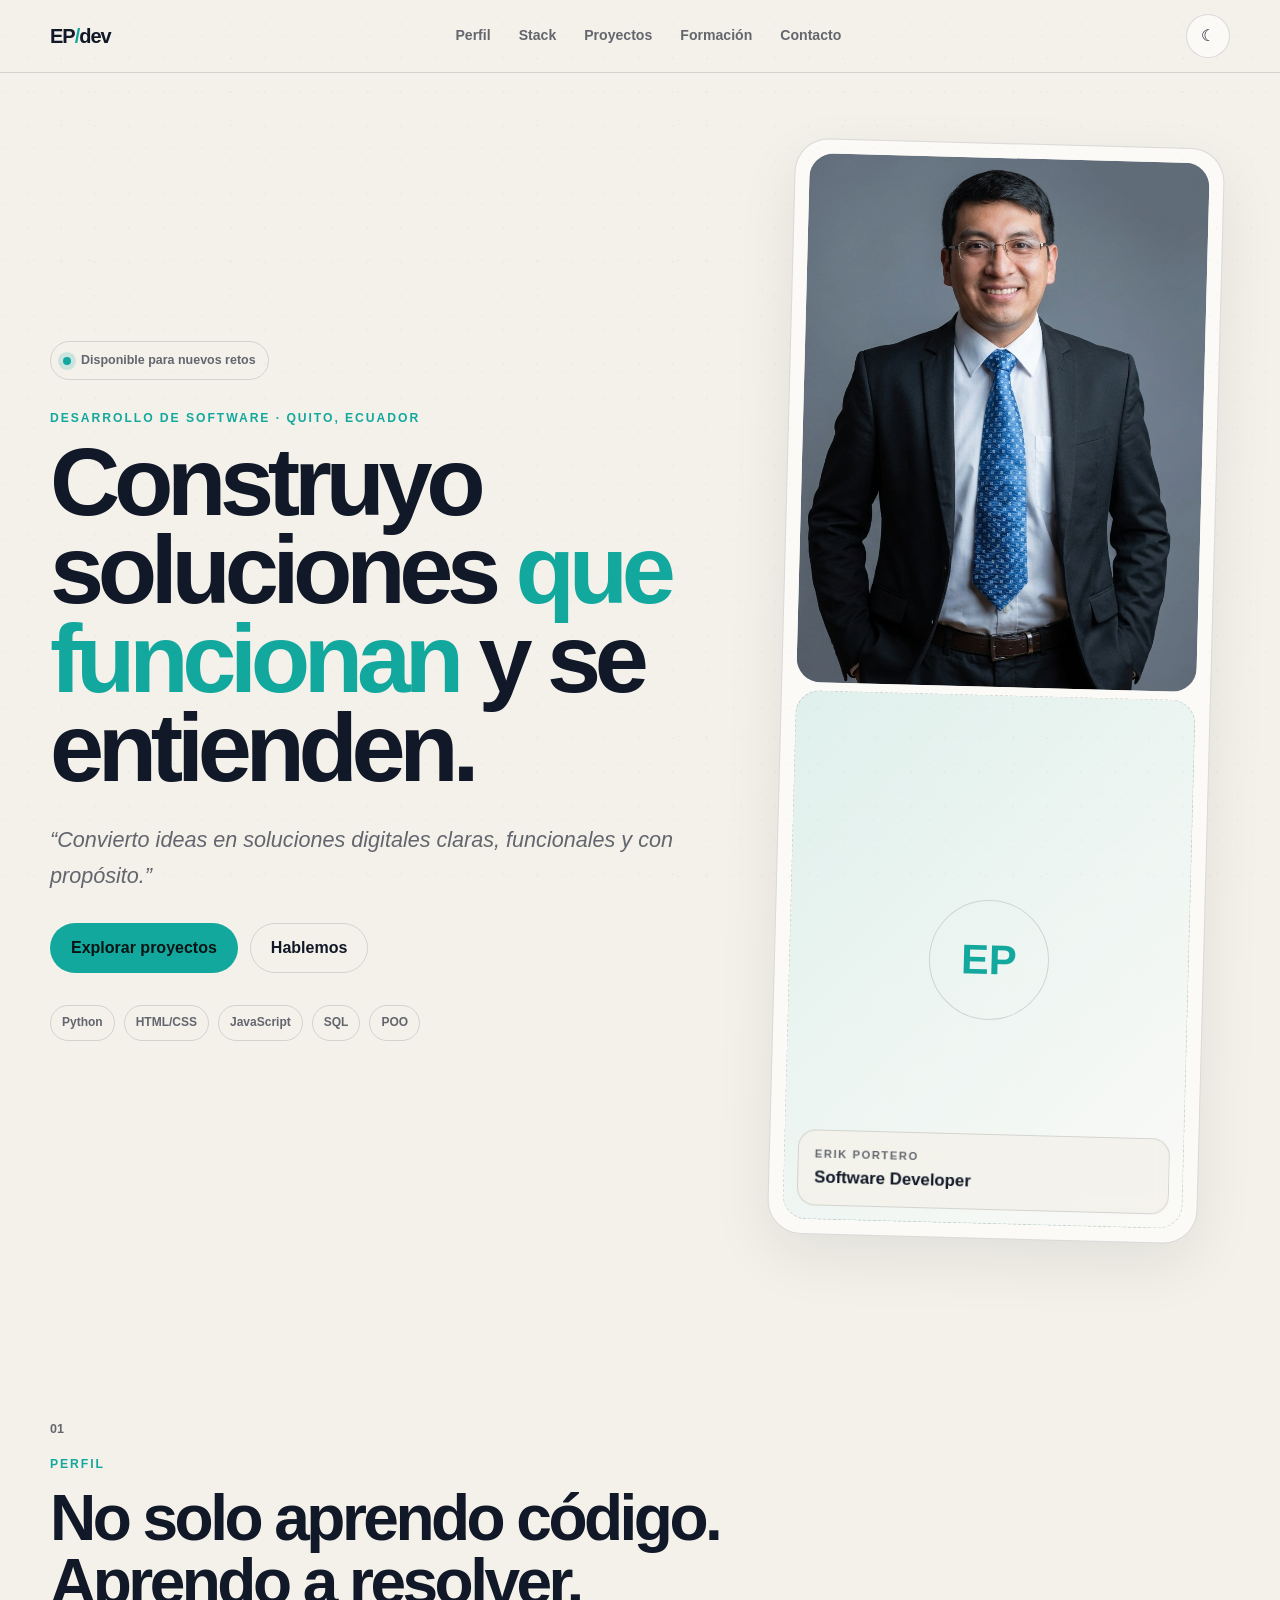
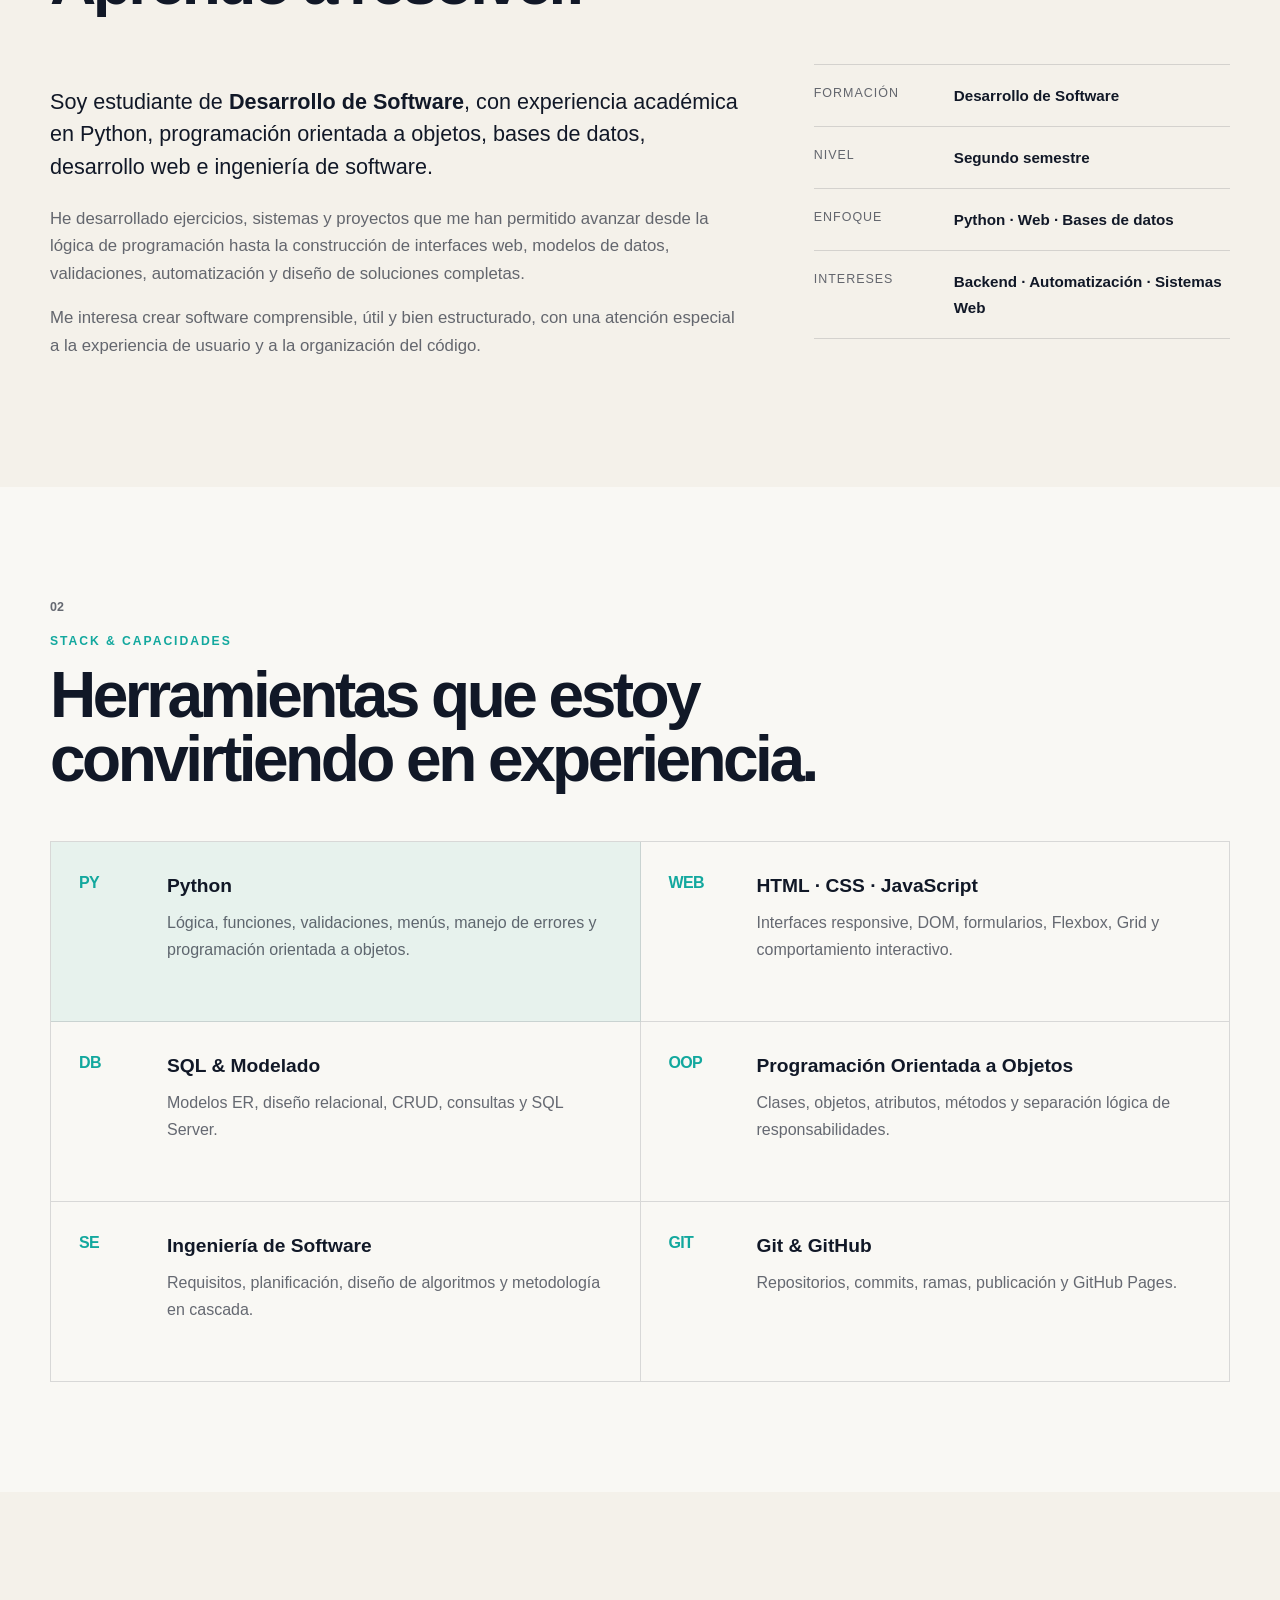
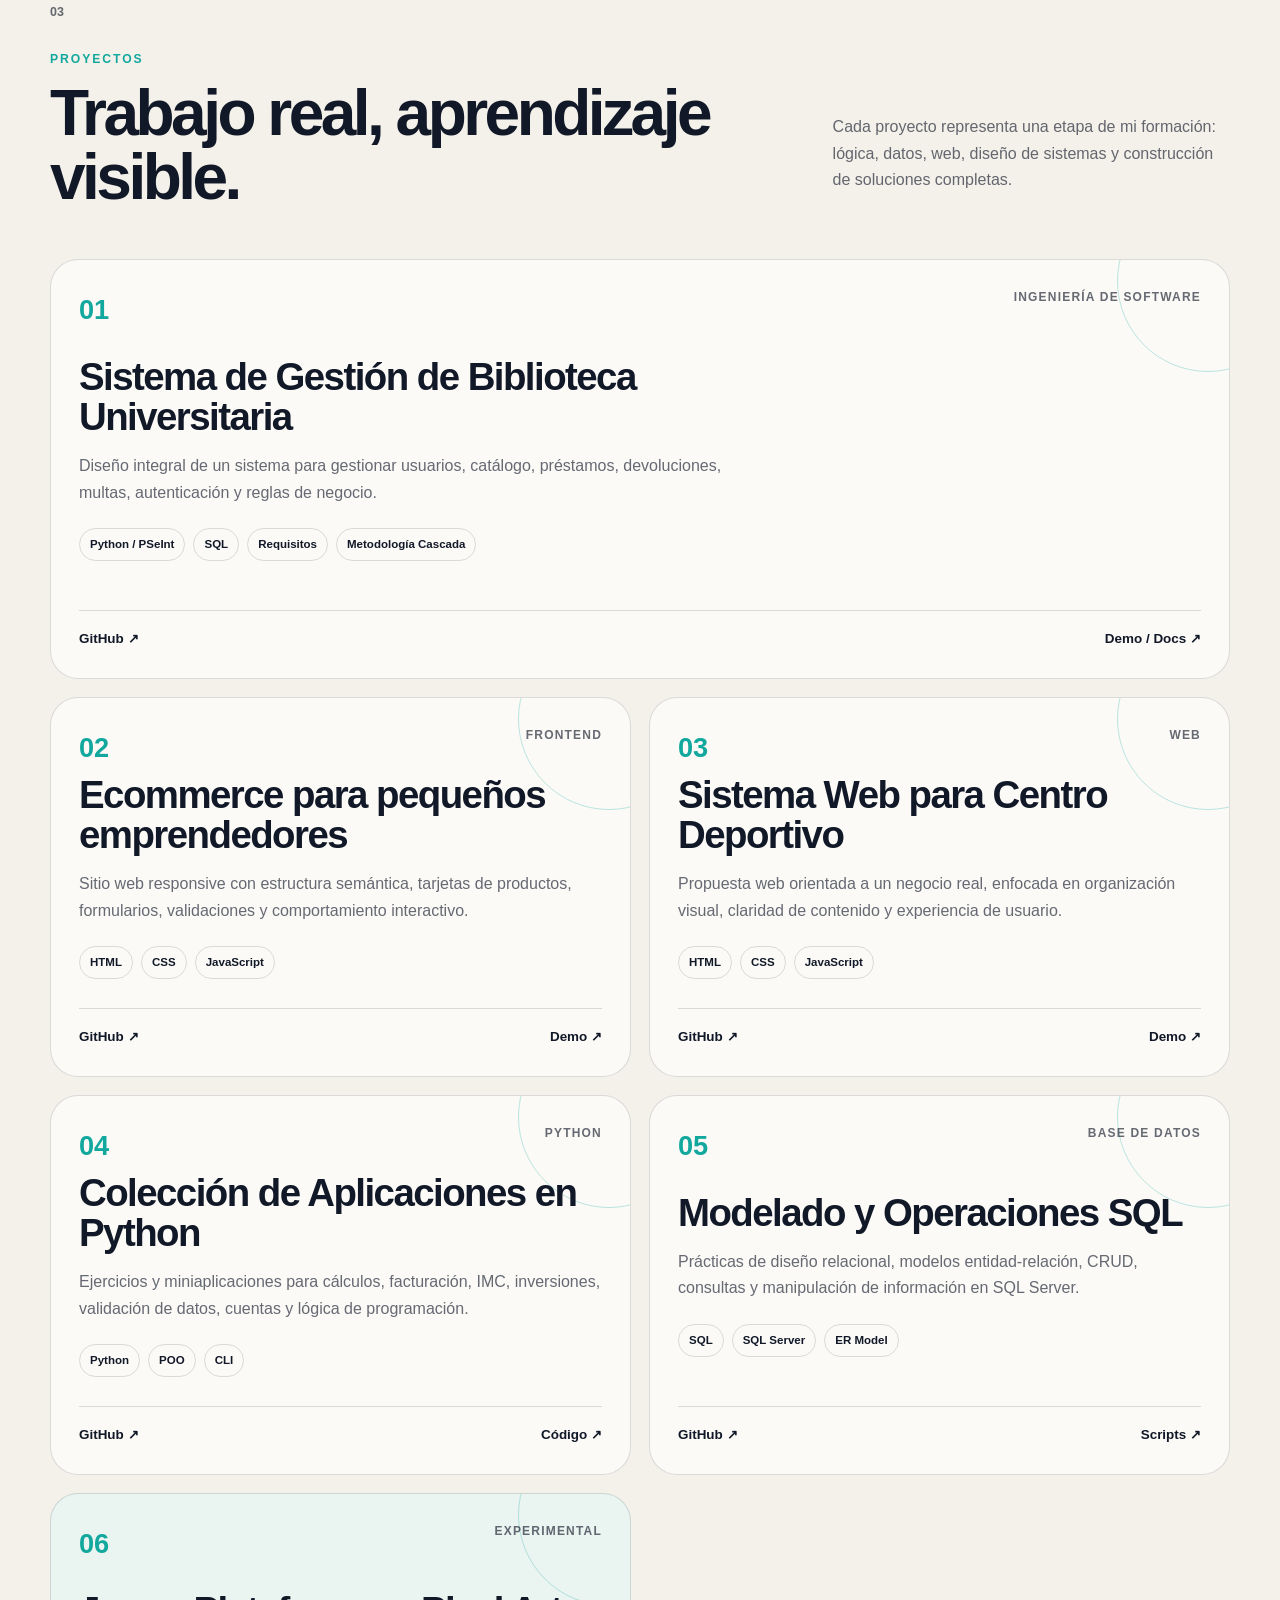
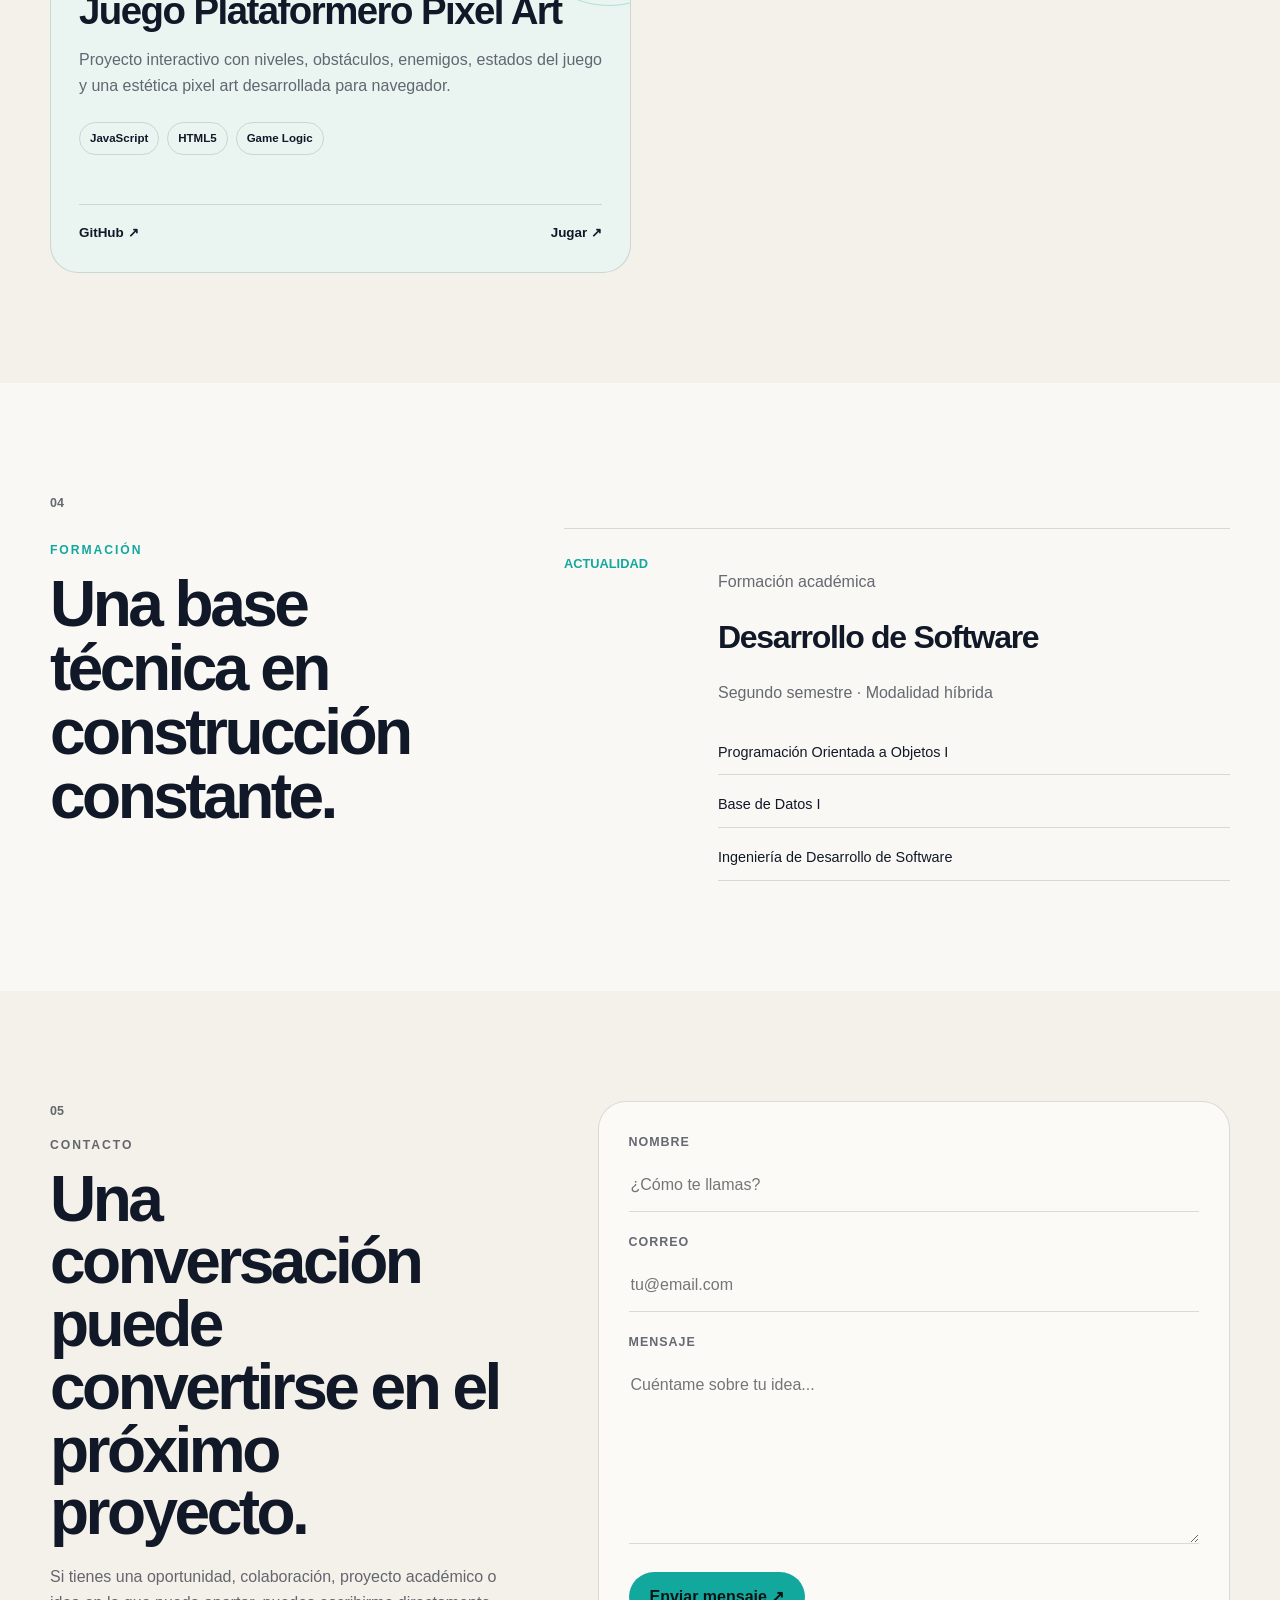
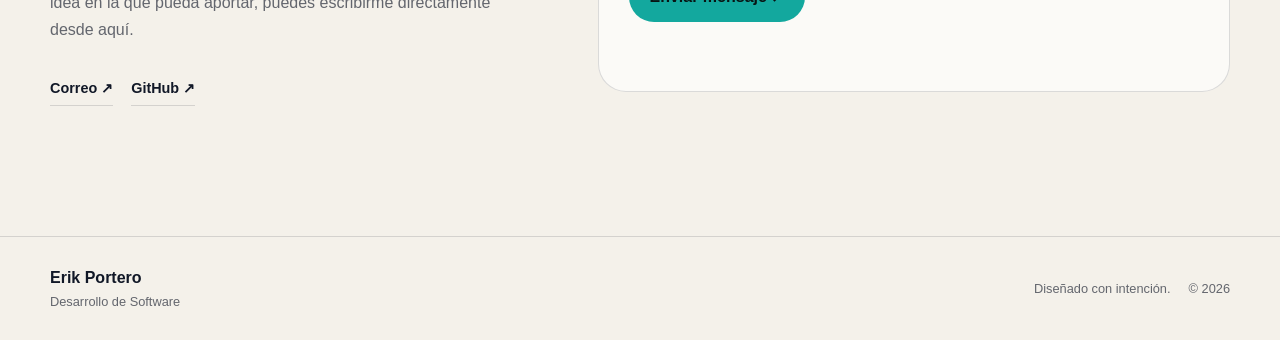
<file: index.html>
<!DOCTYPE html>
<html lang="es">
<head>
  <meta charset="UTF-8">
  <meta name="viewport" content="width=device-width, initial-scale=1.0">
  <meta name="description" content="Portafolio profesional de Erik Portero — Desarrollo de Software.">
  <title>Erik Portero | Portafolio</title>
  <link rel="stylesheet" href="style.css">
</head>
<body>
  <div class="noise"></div>

  <header class="topbar">
    <div class="container nav">
      <a class="logo" href="#inicio" aria-label="Ir al inicio">EP<span>/</span>dev</a>

      <nav class="nav-links" aria-label="Navegación principal">
        <a href="#perfil">Perfil</a>
        <a href="#stack">Stack</a>
        <a href="#proyectos">Proyectos</a>
        <a href="#formacion">Formación</a>
        <a href="#contacto">Contacto</a>
      </nav>

      <button class="theme-toggle" id="theme-toggle" type="button" aria-label="Cambiar tema">
        <span id="theme-icon">☾</span>
      </button>
    </div>
  </header>

  <main>
    <!-- HERO -->
    <section id="inicio" class="hero container">
      <div class="hero-copy">
        <div class="availability">
          <span class="pulse"></span>
          Disponible para nuevos retos
        </div>

        <p class="kicker">DESARROLLO DE SOFTWARE · QUITO, ECUADOR</p>

        <h1>
          Construyo soluciones
          <span>que funcionan</span>
          y se entienden.
        </h1>

        <p class="statement">
          “Convierto ideas en soluciones digitales claras, funcionales y con propósito.”
        </p>

        <div class="hero-actions">
          <a class="btn btn-primary" href="#proyectos">Explorar proyectos</a>
          <a class="btn btn-ghost" href="#contacto">Hablemos</a>
        </div>

        <div class="micro-stack">
          <span>Python</span>
          <span>HTML/CSS</span>
          <span>JavaScript</span>
          <span>SQL</span>
          <span>POO</span>
        </div>
      </div>

      <aside class="portrait-shell" aria-label="Fotografía profesional">
        <div class="portrait-frame">
        
            

           <img src="ERIK.png" alt="Fotografía profesional de Erik Portero" class="portrait-img">

          <div class="photo-placeholder">
            <div class="photo-initials">EP</div>
            
          </div>

          <div class="portrait-caption">
            <span>ERIK PORTERO</span>
            <strong>Software Developer</strong>
          </div>
        </div>
      </aside>
    </section>

    <!-- PERFIL -->
    <section id="perfil" class="section container">
      <div class="section-index">01</div>

      <div class="section-title">
        <p class="eyebrow">PERFIL</p>
        <h2>No solo aprendo código.<br>Aprendo a resolver.</h2>
      </div>

      <div class="profile-layout">
        <article class="profile-story">
          <p class="lead">
            Soy estudiante de <strong>Desarrollo de Software</strong>, con experiencia académica en
            Python, programación orientada a objetos, bases de datos, desarrollo web e ingeniería de software.
          </p>

          <p>
            He desarrollado ejercicios, sistemas y proyectos que me han permitido avanzar desde la lógica
            de programación hasta la construcción de interfaces web, modelos de datos, validaciones,
            automatización y diseño de soluciones completas.
          </p>

          <p>
            Me interesa crear software comprensible, útil y bien estructurado, con una atención especial
            a la experiencia de usuario y a la organización del código.
          </p>
        </article>

        <div class="profile-meta">
          <div class="meta-line">
            <span>Formación</span>
            <strong>Desarrollo de Software</strong>
          </div>
          <div class="meta-line">
            <span>Nivel</span>
            <strong>Segundo semestre</strong>
          </div>
          <div class="meta-line">
            <span>Enfoque</span>
            <strong>Python · Web · Bases de datos</strong>
          </div>
          <div class="meta-line">
            <span>Intereses</span>
            <strong>Backend · Automatización · Sistemas Web</strong>
          </div>
        </div>
      </div>
    </section>

    <!-- STACK -->
    <section id="stack" class="section stack-section">
      <div class="container">
        <div class="section-index">02</div>

        <div class="section-title">
          <p class="eyebrow">STACK & CAPACIDADES</p>
          <h2>Herramientas que estoy convirtiendo en experiencia.</h2>
        </div>

        <div class="stack-wall">
          <article class="stack-item featured">
            <span class="stack-code">PY</span>
            <div>
              <h3>Python</h3>
              <p>Lógica, funciones, validaciones, menús, manejo de errores y programación orientada a objetos.</p>
            </div>
          </article>

          <article class="stack-item">
            <span class="stack-code">WEB</span>
            <div>
              <h3>HTML · CSS · JavaScript</h3>
              <p>Interfaces responsive, DOM, formularios, Flexbox, Grid y comportamiento interactivo.</p>
            </div>
          </article>

          <article class="stack-item">
            <span class="stack-code">DB</span>
            <div>
              <h3>SQL & Modelado</h3>
              <p>Modelos ER, diseño relacional, CRUD, consultas y SQL Server.</p>
            </div>
          </article>

          <article class="stack-item">
            <span class="stack-code">OOP</span>
            <div>
              <h3>Programación Orientada a Objetos</h3>
              <p>Clases, objetos, atributos, métodos y separación lógica de responsabilidades.</p>
            </div>
          </article>

          <article class="stack-item">
            <span class="stack-code">SE</span>
            <div>
              <h3>Ingeniería de Software</h3>
              <p>Requisitos, planificación, diseño de algoritmos y metodología en cascada.</p>
            </div>
          </article>

          <article class="stack-item">
            <span class="stack-code">GIT</span>
            <div>
              <h3>Git & GitHub</h3>
              <p>Repositorios, commits, ramas, publicación y GitHub Pages.</p>
            </div>
          </article>
        </div>
      </div>
    </section>

    <!-- PROYECTOS -->
    <section id="proyectos" class="section container">
      <div class="section-index">03</div>

      <div class="section-title project-title">
        <div>
          <p class="eyebrow">PROYECTOS</p>
          <h2>Trabajo real, aprendizaje visible.</h2>
        </div>
        <p class="project-intro">
          Cada proyecto representa una etapa de mi formación: lógica, datos, web, diseño de sistemas
          y construcción de soluciones completas.
        </p>
      </div>

      <div class="project-grid">
        <article class="project-card project-large">
          <div class="project-top">
            <span class="project-id">01</span>
            <span class="project-type">Ingeniería de Software</span>
          </div>

          <div class="project-body">
            <h3>Sistema de Gestión de Biblioteca Universitaria</h3>
            <p>
              Diseño integral de un sistema para gestionar usuarios, catálogo, préstamos, devoluciones,
              multas, autenticación y reglas de negocio.
            </p>

            <div class="tech-row">
              <span>Python / PSeInt</span>
              <span>SQL</span>
              <span>Requisitos</span>
              <span>Metodología Cascada</span>
            </div>
          </div>

          <div class="project-links">
            <a href="https://github.com/erikportero45-crypto" target="_blank" rel="noopener noreferrer">
              GitHub ↗
            </a>
            <a href="#" target="_blank" rel="noopener noreferrer">Demo / Docs ↗</a>
          </div>
        </article>

        <article class="project-card">
          <div class="project-top">
            <span class="project-id">02</span>
            <span class="project-type">Frontend</span>
          </div>

          <div class="project-body">
            <h3>Ecommerce para pequeños emprendedores</h3>
            <p>
              Sitio web responsive con estructura semántica, tarjetas de productos, formularios,
              validaciones y comportamiento interactivo.
            </p>

            <div class="tech-row">
              <span>HTML</span>
              <span>CSS</span>
              <span>JavaScript</span>
            </div>
          </div>

          <div class="project-links">
            <a href="https://github.com/erikportero45-crypto" target="_blank" rel="noopener noreferrer">GitHub ↗</a>
            <a href="https://erikportero45-crypto.github.io/Emprendenet/">Demo ↗</a>
          </div>
        </article>

        <article class="project-card">
          <div class="project-top">
            <span class="project-id">03</span>
            <span class="project-type">Web</span>
          </div>

          <div class="project-body">
            <h3>Sistema Web para Centro Deportivo</h3>
            <p>
              Propuesta web orientada a un negocio real, enfocada en organización visual,
              claridad de contenido y experiencia de usuario.
            </p>

            <div class="tech-row">
              <span>HTML</span>
              <span>CSS</span>
              <span>JavaScript</span>
            </div>
          </div>

          <div class="project-links">
            <a href="https://github.com/erikportero45-crypto" target="_blank" rel="noopener noreferrer">GitHub ↗</a>
            <a href="#" target="_blank" rel="noopener noreferrer">Demo ↗</a>
          </div>
        </article>

        <article class="project-card">
          <div class="project-top">
            <span class="project-id">04</span>
            <span class="project-type">Python</span>
          </div>

          <div class="project-body">
            <h3>Colección de Aplicaciones en Python</h3>
            <p>
              Ejercicios y miniaplicaciones para cálculos, facturación, IMC, inversiones,
              validación de datos, cuentas y lógica de programación.
            </p>

            <div class="tech-row">
              <span>Python</span>
              <span>POO</span>
              <span>CLI</span>
            </div>
          </div>

          <div class="project-links">
            <a href="https://github.com/erikportero45-crypto" target="_blank" rel="noopener noreferrer">GitHub ↗</a>
            <a href="#" target="_blank" rel="noopener noreferrer">Código ↗</a>
          </div>
        </article>

        <article class="project-card">
          <div class="project-top">
            <span class="project-id">05</span>
            <span class="project-type">Base de Datos</span>
          </div>

          <div class="project-body">
            <h3>Modelado y Operaciones SQL</h3>
            <p>
              Prácticas de diseño relacional, modelos entidad-relación, CRUD,
              consultas y manipulación de información en SQL Server.
            </p>

            <div class="tech-row">
              <span>SQL</span>
              <span>SQL Server</span>
              <span>ER Model</span>
            </div>
          </div>

          <div class="project-links">
            <a href="https://github.com/erikportero45-crypto" target="_blank" rel="noopener noreferrer">GitHub ↗</a>
            <a href="#" target="_blank" rel="noopener noreferrer">Scripts ↗</a>
          </div>
        </article>

        <article class="project-card experimental">
          <div class="project-top">
            <span class="project-id">06</span>
            <span class="project-type">Experimental</span>
          </div>

          <div class="project-body">
            <h3>Juego Plataformero Pixel Art</h3>
            <p>
              Proyecto interactivo con niveles, obstáculos, enemigos, estados del juego
              y una estética pixel art desarrollada para navegador.
            </p>

            <div class="tech-row">
              <span>JavaScript</span>
              <span>HTML5</span>
              <span>Game Logic</span>
            </div>
          </div>

          <div class="project-links">
            <a href="https://github.com/erikportero45-crypto" target="_blank" rel="noopener noreferrer">GitHub ↗</a>
            <a href="pixelgame.html">Jugar ↗</a>
          </div>
        </article>
      </div>
    </section>

    <!-- FORMACIÓN -->
    <section id="formacion" class="section education-section">
      <div class="container">
        <div class="section-index">04</div>

        <div class="education-layout">
          <div class="section-title">
            <p class="eyebrow">FORMACIÓN</p>
            <h2>Una base técnica en construcción constante.</h2>
          </div>

          <div class="education-card">
            <div class="education-year">ACTUALIDAD</div>
            <div class="education-content">
              <p class="education-level">Formación académica</p>
              <h3>Desarrollo de Software</h3>
              <p>Segundo semestre · Modalidad híbrida</p>

              <div class="subject-list">
                <span>Programación Orientada a Objetos I</span>
                <span>Base de Datos I</span>
                <span>Ingeniería de Desarrollo de Software</span>
              </div>
            </div>
          </div>
        </div>
      </div>
    </section>

    <!-- CONTACTO -->
    <section id="contacto" class="section contact-section">
      <div class="container contact-layout">
        <div class="contact-copy">
          <div class="section-index">05</div>
          <p class="eyebrow">CONTACTO</p>
          <h2>Una conversación puede convertirse en el próximo proyecto.</h2>
          <p>
            Si tienes una oportunidad, colaboración, proyecto académico o idea en la que pueda aportar,
            puedes escribirme directamente desde aquí.
          </p>

          <div class="contact-shortcuts">
            <a href="mailto:erikportero45@gmail.com">Correo ↗</a>
            <a href="https://github.com/erikportero45-crypto/" target="_blank" rel="noopener noreferrer">GitHub ↗</a>
          
          </div>
        </div>

        <form id="contact-form" class="contact-form" action="https://formsubmit.co/erikportero45@gmail.com" method="POST">
          <input type="hidden" name="_subject" value="Nuevo contacto desde el portafolio">
          <input type="hidden" name="_template" value="table">
          <input class="honeypot" type="text" name="_honey" tabindex="-1" autocomplete="off" aria-hidden="true">
          <label>
            <span>Nombre</span>
            <input id="name" name="name" type="text" placeholder="¿Cómo te llamas?" required>
          </label>

          <label>
            <span>Correo</span>
            <input id="email" name="email" type="email" placeholder="tu@email.com" required>
          </label>

          <label>
            <span>Mensaje</span>
            <textarea id="message" name="message" rows="6" placeholder="Cuéntame sobre tu idea..." required></textarea>
          </label>

          <button class="btn btn-primary submit-btn" type="submit">Enviar mensaje ↗</button>
          <p class="form-status" id="form-status" role="status"></p>
        </form>
      </div>
    </section>
  </main>

  <footer class="footer">
    <div class="container footer-layout">
      <div>
        <strong>Erik Portero</strong>
        <span>Desarrollo de Software</span>
      </div>

      <div class="footer-note">
        <span>Diseñado con intención.</span>
        <span>© <span id="year"></span></span>
      </div>
    </div>
  </footer>

  <script src="script.js"></script>
</body>
</html>
</file>
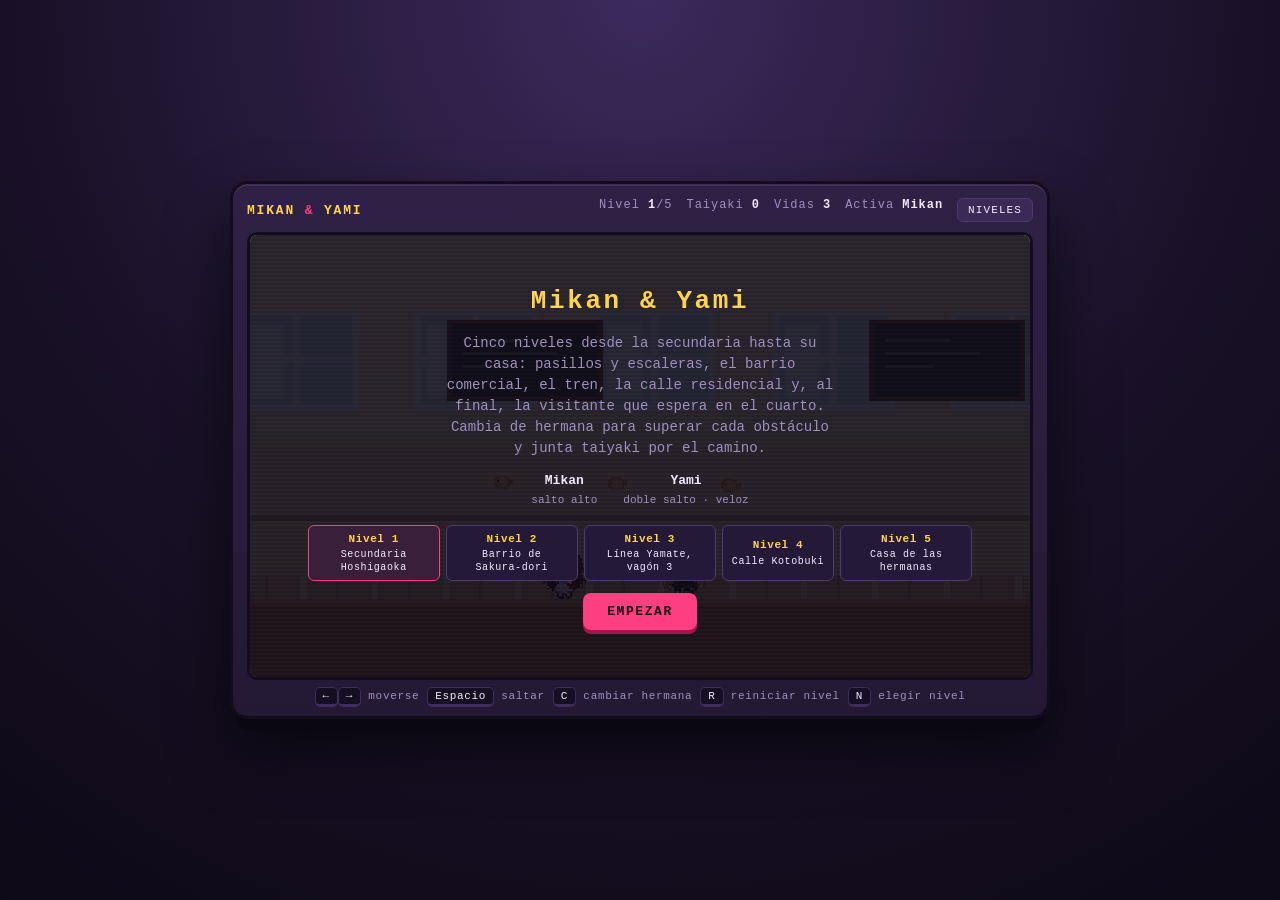
<file: pixelgame.html>
<!DOCTYPE html>
<html lang="es">
<head>
<meta charset="UTF-8">
<meta name="viewport" content="width=device-width, initial-scale=1.0, viewport-fit=cover">
<title>Mikan &amp; Yami — Aventura Pixel</title>
<style>
  :root{
    --shell:#241934;
    --shell-2:#2f2145;
    --edge:#120c1c;
    --accent:#ff3d81;
    --accent-2:#ffd447;
    --ink:#f3e9ff;
    --dim:#a08fc0;
  }
  *{box-sizing:border-box;margin:0;padding:0}
  html,body{height:100%}
  body{
    background:
      radial-gradient(circle at 50% 0%, #3b2a5c 0%, #1a1128 55%, #0d0916 100%);
    color:var(--ink);
    font-family:"Courier New",ui-monospace,monospace;
    display:flex;align-items:center;justify-content:center;
    padding:14px;min-height:100%;
    -webkit-tap-highlight-color:transparent;
    user-select:none;
  }
  .consola{
    width:100%;max-width:820px;
    background:linear-gradient(180deg,var(--shell-2),var(--shell));
    border:3px solid var(--edge);
    border-radius:18px;
    box-shadow:0 18px 0 -6px #0a0713, 0 30px 60px rgba(0,0,0,.6), inset 0 2px 0 rgba(255,255,255,.08);
    padding:14px;
  }
  .barra{
    display:flex;align-items:center;justify-content:space-between;
    gap:10px;margin-bottom:10px;flex-wrap:wrap;
  }
  .logo{
    font-weight:700;letter-spacing:.14em;font-size:13px;
    color:var(--accent-2);text-transform:uppercase;
  }
  .logo b{color:var(--accent)}
  .stats{display:flex;gap:14px;font-size:12px;letter-spacing:.08em;color:var(--dim)}
  .stats span b{color:var(--ink)}
  .pantalla{
    position:relative;background:#000;border:3px solid var(--edge);
    border-radius:10px;overflow:hidden;line-height:0;
  }
  canvas{
    display:block;width:100%;height:auto;
    image-rendering:pixelated;image-rendering:crisp-edges;
  }
  .scan{
    position:absolute;inset:0;pointer-events:none;
    background:repeating-linear-gradient(to bottom,rgba(0,0,0,.16) 0 2px,rgba(0,0,0,0) 2px 4px);
    mix-blend-mode:multiply;
  }
  .overlay{
    position:absolute;inset:0;display:flex;flex-direction:column;
    align-items:center;justify-content:center;gap:12px;
    background:rgba(12,8,22,.86);text-align:center;padding:18px;line-height:1.5;
  }
  .overlay.oculto{display:none}
  .overlay h2{font-size:clamp(16px,3.4vw,26px);letter-spacing:.1em;color:var(--accent-2)}
  .overlay p{font-size:clamp(11px,2.2vw,14px);color:var(--dim);max-width:46ch}
  .overlay .duo{display:flex;gap:26px;margin-bottom:4px}
  .overlay .duo div{font-size:11px;color:var(--dim)}
  .overlay .duo b{display:block;font-size:13px;color:var(--ink);margin-bottom:2px}
  .btn{
    background:var(--accent);color:#1a0a14;border:none;
    font-family:inherit;font-weight:700;letter-spacing:.12em;
    padding:11px 24px;border-radius:8px;cursor:pointer;
    box-shadow:0 4px 0 #a3164c;text-transform:uppercase;font-size:13px;
  }
  .btn:active{transform:translateY(3px);box-shadow:0 1px 0 #a3164c}
  .btn:focus-visible{outline:3px solid var(--accent-2);outline-offset:3px}
  .mini{
    background:#3a2a55;color:var(--ink);border:1px solid #4d3a70;
    font-family:inherit;font-size:11px;letter-spacing:.1em;text-transform:uppercase;
    padding:5px 10px;border-radius:6px;cursor:pointer;
  }
  .mini:hover{border-color:var(--accent-2);color:var(--accent-2)}
  .mini:focus-visible{outline:2px solid var(--accent-2);outline-offset:2px}
  .niveles{
    display:flex;flex-wrap:wrap;gap:6px;justify-content:center;max-width:100%;
  }
  .niveles.oculto{display:none}
  .niveles button{
    background:#241a38;color:var(--ink);border:1px solid #4d3a70;
    font-family:inherit;font-size:10px;letter-spacing:.06em;
    padding:6px 9px;border-radius:6px;cursor:pointer;line-height:1.3;
    max-width:132px;
  }
  .niveles button b{display:block;color:var(--accent-2);font-size:11px;margin-bottom:2px}
  .niveles button:hover{border-color:var(--accent);}
  .niveles button.act{border-color:var(--accent);background:#3a1f3a}
  .niveles button:focus-visible{outline:2px solid var(--accent-2);outline-offset:2px}
  .ayuda{
    margin-top:10px;font-size:11px;color:var(--dim);
    display:flex;gap:8px;flex-wrap:wrap;justify-content:center;letter-spacing:.06em;
  }
  .ayuda kbd{
    background:#160f24;border:1px solid #3d2c5c;border-bottom-width:3px;
    border-radius:5px;padding:2px 7px;color:var(--ink);font-family:inherit;font-size:11px;
  }
  .tactil{display:none;margin-top:12px;justify-content:space-between;gap:10px}
  .tactil .grupo{display:flex;gap:10px}
  .tactil button{
    width:62px;height:62px;border-radius:50%;border:2px solid var(--edge);
    background:#3a2a55;color:var(--ink);font-size:20px;font-family:inherit;
    box-shadow:0 4px 0 #17102a;cursor:pointer;
  }
  .tactil button.j{background:var(--accent);color:#1a0a14;box-shadow:0 4px 0 #a3164c}
  .tactil button.s{background:var(--accent-2);color:#2b1c05;box-shadow:0 4px 0 #a8880f;font-size:14px;font-weight:700}
  .tactil button:active{transform:translateY(3px)}
  @media (hover:none) and (pointer:coarse){ .tactil{display:flex} .ayuda{display:none} }
  @media (prefers-reduced-motion:reduce){ .scan{display:none} }
</style>
</head>
<body>
<div class="consola">
  <div class="barra">
    <div class="logo">Mikan <b>&amp;</b> Yami</div>
    <div class="stats">
      <span>Nivel <b id="uiNivel">1</b>/5</span>
      <span>Taiyaki <b id="uiMonedas">0</b></span>
      <span>Vidas <b id="uiVidas">3</b></span>
      <span>Activa <b id="uiChar">Mikan</b></span>
      <button class="mini" id="btnNiveles">Niveles</button>
    </div>
  </div>

  <div class="pantalla">
    <canvas id="game" width="480" height="272"></canvas>
    <div class="scan"></div>
    <div class="overlay" id="overlay">
      <h2 id="ovTitulo">Aventura Pixel</h2>
      <p id="ovTexto">Dos hermanas, cinco niveles: de la secundaria hasta su casa.</p>
      <div class="duo" id="ovDuo">
        <div><b>Mikan</b>salto alto</div>
        <div><b>Yami</b>doble salto · veloz</div>
      </div>
      <div class="niveles oculto" id="ovNiveles"></div>
      <button class="btn" id="ovBtn">Empezar</button>
    </div>
  </div>

  <div class="ayuda">
    <span><kbd>←</kbd><kbd>→</kbd> moverse</span>
    <span><kbd>Espacio</kbd> saltar</span>
    <span><kbd>C</kbd> cambiar hermana</span>
    <span><kbd>R</kbd> reiniciar nivel</span>
    <span><kbd>N</kbd> elegir nivel</span>
  </div>

  <div class="tactil">
    <div class="grupo">
      <button id="tIzq" aria-label="Izquierda">◀</button>
      <button id="tDer" aria-label="Derecha">▶</button>
    </div>
    <div class="grupo">
      <button class="s" id="tSwap" aria-label="Cambiar hermana">SWAP</button>
      <button class="j" id="tSalto" aria-label="Saltar">▲</button>
    </div>
  </div>
</div>

<script>
(function(){
"use strict";

/* ============================================================
   1. SPRITES — dibujados píxel a píxel (mapas de caracteres)
   ============================================================ */

// ---- Mikan: pelo castaño largo, vestido lila, mochila roja ----
const MAPA_MIKAN = [
  "........7e0...tt............",
  "........jce..trt............",
  "......et.trvtce.............",
  ".....t2crte1rezz............",
  "....teettv1terrcrtt.........",
  "......trcrrrrvrrrrre........",
  ".....eccrvcrcrcrrrrre.......",
  "....t2crrcccccrcrccc2e......",
  "...e22rrcrccccccrrcr22......",
  "..e2222ccrrccccrcrc222e.....",
  "..ervr222e2cc2222v22cre.....",
  ".vcrrcrrreccrrvrccrrrrre....",
  ".orrrcerecccccvvervcrrre....",
  ".qrrcreerdtccedvBverrrrv....",
  "ererrrtdvuurce2duleccvrre...",
  "ecvrrceB11ubcuv111errtrrt...",
  "e0rvcre1jeeuvuueej1rrorrrA..",
  ".7rtvrv1.eeuuu.vezerruvtrv..",
  ".7r0tvr6uscuuuurc.6rrfrt.ro.",
  "..t.trvbBBuuuuudBBereere.rvz",
  "....vevtBduuduudBtreterr..ez",
  "...treette11trAeeeeeeevre.ez",
  "..ocreetet5g6pnkq71eeevvrzt.",
  ".Acveeeee.50p4DuA.k1eereer..",
  ".rvtveee.khhhh5uu0jkteerere.",
  "mv.vvteedDhn4h4uuut51eervAe.",
  "fj.veetteenhn4p5uutkeetvv.t.",
  ".a.vtet1khhhhhhtkDt5kee.v...",
  "...zteeihhhhhhhhk8kk5te.t...",
  "...vm.y4h4hhhhhh4tg1tz.ma...",
  "......w4nhhnhhnhhhhi........",
  "........t4gnhhhgpC9.........",
  ".........tBlv9x66t..........",
  ".........wuut.tduw..........",
  ".........13390133t..........",
  ".......zjjtt1jjttjjz........"
];
const PAL_MIKAN = {
  "0":"#f5efea", "1":"#020000", "2":"#bd6c3e", "3":"#2b3d75",
  "4":"#a983bf", "5":"#77121a", "6":"#f8ad81", "7":"#726864",
  "8":"#c82331", "9":"#231539", "a":"#c2c2c0", "b":"#b9967b",
  "c":"#8c4a2c", "d":"#fdd3b2", "e":"#3e1703", "f":"#4e3b2f",
  "g":"#77599a", "h":"#e1bfe9", "i":"#532b5a", "j":"#9f9f9e",
  "k":"#a1121f", "l":"#e29667", "m":"#81817f", "n":"#c7a1d5",
  "o":"#594f4e", "p":"#91749f", "q":"#945c5a", "r":"#6f3722",
  "s":"#ba5723", "t":"#1e150f", "u":"#feeaca", "v":"#552715",
  "w":"#070c2b", "x":"#d79887", "y":"#3e2442", "z":"#d7d7d7",
  "A":"#b3aeaf", "B":"#fbbf9c", "C":"#563974", "D":"#610909"
};

// ---- Yami: pelo rubio, traje negro, ojos rojos ----
const MAPA_YAMI = [
  ".......kk.kkk2kk2............",
  "......kl5k2lln5l5kk..........",
  ".....klok55klllllllkfpph.....",
  "....kd5222222llllll5pfaa.....",
  "...kd5k5nl555o5llllnzaaa0....",
  "..85do555lllllllld50aap5kk...",
  "..kdddl5ll5l5lnddd2naa055k...",
  ".kd5l5dkddddddlo55558005dk...",
  ".k555558l55l55525555o2k5l2...",
  ".k555n5w5555bkno555no22255k..",
  "k5555knwk555Bb252555n2285l2..",
  "k5255kj2j252wyd28llo222e55lk.",
  "kdk552apdyoyp000k5l5c228k5lk.",
  "k.8o5ppvidkq1hih055odkn8rllk.",
  ".k1k5kazidqd1gim255Aqk58.k55k",
  "..28nocx6ddqq94y55oqen5k.855k",
  "..k.22uBDqddqyBBk5282552..k5k",
  ".k1.8nCryqdBddy92o8k2o5n..e5k",
  ".k.8288keep0uppu58kk2255k.22.",
  "k5.kn28kkpaDpaaokukk2n55k858.",
  "k5.ko8kkCvr9rhakdqkkk52522nq.",
  "k525nkkk0avaavvudq0k2no558q..",
  ".kn52kk2pp0pppp0q7p222525k...",
  "..k522kpvpff0000paa2225n55...",
  ".k52o2kvapaappp0paa022nok5k..",
  ".k5cok0apvppp7appaaa228ok5k..",
  ".k5qkkvaavpvapvapava02eok.k..",
  "..k1.pa00afffaap0appkk12Ak...",
  "...k.0p0qyp00aDy0papq..2.....",
  ".....3p.afp00pDa00ap..8......",
  "........0zat.uzq0xas.........",
  "........0app.zaaax...........",
  ".......x0aap.vava3...........",
  "......m33pp333ppp33.........."
];
const PAL_YAMI = {
  "0":"#010000", "1":"#fef8e8", "2":"#c28327", "3":"#a6a6a6",
  "4":"#701c37", "5":"#fed465", "6":"#d12a4b", "7":"#7a695f",
  "8":"#885409", "9":"#e4c5ad", "a":"#302521", "b":"#f69557",
  "c":"#b88b5d", "d":"#fef1b5", "e":"#5f380b", "f":"#5e4941",
  "g":"#de99a1", "h":"#a08a85", "i":"#5a0817", "j":"#fcb481",
  "k":"#a46724", "l":"#fee48e", "m":"#cdcdcd", "n":"#df9b37",
  "o":"#e9b956", "p":"#200f08", "q":"#eae0cb", "r":"#c9b29c",
  "s":"#827f7e", "t":"#906548", "u":"#48230d", "v":"#453531",
  "w":"#cf7740", "x":"#e5e7e8", "y":"#ffd1b2", "z":"#595959",
  "A":"#b48541", "B":"#fdbc9c", "C":"#805e22", "D":"#b39e8a"
};
const MAPAS_SPR = {
  alumno: [
    "....pppppp....",
    "...pppppppp...",
    "..pppppppppp..",
    "..pppssssppp..",
    "..ppsksskspp..",
    "..ppssssssppp.",
    "...psssmsssp..",
    "....wwwwww....",
    "...wwrrrrww...",
    "..bbwrrrrwbb..",
    "..bbbwwwwbbb..",
    "..bbbbbbbbbb..",
    "..nnnnnnnnnn..",
    "..nnnnnnnnnn..",
    "...ss....ss...",
    "...ss....ss...",
    "...oo....oo..."
  ],
  alumna: [
    "...ppp..ppp...",
    "..ppppppppppp.",
    ".pppppppppppp.",
    ".pppssssspppp.",
    ".ppsksskskpp..",
    ".ppssssssspp..",
    "..pssmmsssp...",
    "....wwwwww....",
    "...wwrrrrww...",
    "..ggwrrrrwgg..",
    "..gggwwwwggg..",
    "..gggggggggg..",
    "..iiiiiiiiii..",
    "..iiiiiiiiii..",
    "...ss....ss...",
    "...ss....ss...",
    "...oo....oo..."
  ],
  peaton: [
    "...ssss...",
    "..ssssss..",
    "..shhhhs..",
    "..hkhhkh..",
    "..hhhhhh..",
    "...hmmh...",
    "..cccccc..",
    ".ccccccccx",
    ".ccccccccx",
    ".ccccccccx",
    ".cccccccc.",
    "..cccccc..",
    "..tttttt..",
    "..tttttt..",
    "..tt..tt..",
    "..tt..tt..",
    "..tt..tt..",
    "..oo..oo.."
  ],
  peaton2: [
    "...ssss...",
    "..ssssss..",
    "..shhhhs..",
    "..hkhhkh..",
    "..hhhhhh..",
    "...hmmh...",
    "..cccccc..",
    ".ccccccccx",
    ".ccccccccx",
    ".ccccccccx",
    ".cccccccc.",
    "..cccccc..",
    "..tttttt..",
    "..tttttt..",
    "..tt..tt..",
    "..tt..tt..",
    "..tt..tt..",
    "..oo..oo.."
  ],
  pasajero: [
    "...ssss...",
    "..ssssss..",
    "..shhhhs..",
    "..hkhhkh..",
    "..hhhhhh..",
    "...hmmh...",
    "..cccccc..",
    ".ccccccccx",
    ".ccccccccx",
    ".ccccccccx",
    ".cccccccc.",
    "..cccccc..",
    "..tttttt..",
    "..tttttt..",
    "..tt..tt..",
    "..tt..tt..",
    "..tt..tt..",
    "..oo..oo.."
  ],
  pasajera: [
    "...ssss...",
    "..ssssss..",
    "..shhhhs..",
    "..hkhhkh..",
    "..hhhhhh..",
    "...hmmh...",
    "..cccccc..",
    ".ccccccccx",
    ".ccccccccx",
    ".ccccccccx",
    ".cccccccc.",
    "..cccccc..",
    "..tttttt..",
    "..tttttt..",
    "..tt..tt..",
    "..tt..tt..",
    "..tt..tt..",
    "..oo..oo.."
  ],
  ave1: [
    "..bb......bb..",
    ".bbbb....bbbb.",
    "..bbbb..bbbb..",
    "....bbbbbb....",
    "...bbwbbbbb...",
    "...bbbbbbyy...",
    "....bbbbbb....",
    ".....b..b....."
  ],
  ave2: [
    "....bbbbbb....",
    "...bbwbbbbb...",
    "...bbbbbbyy...",
    "..bbbbbbbb....",
    ".bbbb..bbbb...",
    "bbbb....bbb...",
    "..bb......b...",
    ".....b..b....."
  ],
  paloma1: [
    "..bb......bb..",
    ".bbbb....bbbb.",
    "..bbbb..bbbb..",
    "....bbbbbb....",
    "...bbwbbbbb...",
    "...bbbbbbyy...",
    "....bbbbbb....",
    ".....b..b....."
  ],
  paloma2: [
    "....bbbbbb....",
    "...bbwbbbbb...",
    "...bbbbbbyy...",
    "..bbbbbbbb....",
    ".bbbb..bbbb...",
    "bbbb....bbb...",
    "..bb......b...",
    ".....b..b....."
  ],
  perro: [
    "............ddd...",
    "...........ddddd..",
    "..dddddddddddwdd..",
    ".dddddddddddddddd.",
    ".ddddddddddddddnn.",
    ".dddddddddddddd...",
    "..dddddddddddd....",
    "..dd..dddd..dd....",
    "..dd..dddd..dd....",
    "..dd...dd...dd....",
    "..oo...oo...oo...."
  ],
  gato: [
    ".g..........g.",
    "gg.........gg.",
    "ggggg....ggggg",
    "gggggggggggggw",
    "ggggggggggggng",
    ".gggggggggggg.",
    ".gg..gggg..gg.",
    ".gg..gggg..gg.",
    ".gg...gg...gg.",
    ".oo...oo...oo."
  ],
  gato2: [
    ".g..........g.",
    "gg.........gg.",
    "ggggg....ggggg",
    "gggggggggggggw",
    "ggggggggggggng",
    ".gggggggggggg.",
    ".gg..gggg..gg.",
    ".gg..gggg..gg.",
    ".gg...gg...gg.",
    ".oo...oo...oo."
  ],
  jefa: [
    "...v.......v..............",
    "...v..ccc..v..............",
    "..vvcccccccvv.............",
    "..ccccccccccc.............",
    ".cccchhhhhcccc............",
    ".ccchhhhhhhccc............",
    ".ccchkkhhkkhcc............",
    ".ccchkwhhkwhcc............",
    ".ccchhhhhhhhcc............",
    ".ccchhmmmhhhcc............",
    "..cchhhhhhhcc......qqqqq..",
    "..ccchhhhhccc......qQQQq..",
    "...ttttttttt.......qQQQq..",
    "..httttttttth......qQQQq..",
    "..htttttttttth.....qqqqq..",
    ".htttttttttttth.....s.....",
    ".htttttttttttth....s......",
    ".ttttttttttttt....s.......",
    "..ttttttttttt....s........",
    "..ttttttttttt...s.........",
    "...ttttttttt...s..........",
    "...ttt..ttt...s...........",
    "...hh....hh..s............",
    "...hh....hh.s.............",
    "...hh....hh...............",
    "...hh....hh...............",
    "...bb....bb...............",
    "...bb....bb..............."
  ],
};

const PALS_SPR = {
  alumno: {"p":"#2b2233", "s":"#ffdcc0", "k":"#221a12", "m":"#c9736f", "w":"#f2f4f8", "r":"#c2384a", "b":"#39456e", "n":"#2b3352", "o":"#1b1b22"},
  alumna: {"p":"#5a3320", "s":"#ffdcc0", "k":"#241a14", "m":"#c9736f", "w":"#f2f4f8", "r":"#8ea2c9", "g":"#3d4a75", "i":"#2f3a5e", "o":"#1b1b22"},
  peaton: {"s":"#3a2f2a", "h":"#f6cfae", "k":"#2a1f18", "m":"#b8746c", "c":"#4d5a72", "t":"#2f3646", "o":"#20232c", "x":"#8a6a3d"},
  peaton2: {"s":"#6b4a2c", "h":"#ffe0c4", "k":"#2a1f18", "m":"#c07a72", "c":"#a5495e", "t":"#5d3346", "o":"#2b2028", "x":"#d7c9a8"},
  pasajero: {"s":"#25201c", "h":"#f4cba8", "k":"#241b14", "m":"#a9635d", "c":"#39414f", "t":"#262c38", "o":"#1a1c22", "x":"#6d5a3a"},
  pasajera: {"s":"#4a3346", "h":"#ffdcbe", "k":"#2a1f18", "m":"#c4757a", "c":"#6a5b84", "t":"#3f3552", "o":"#241d2c", "x":"#c9a6d8"},
  ave1: {"b":"#4a5a72", "w":"#f4f6fa", "y":"#e8a33c"},
  ave2: {"b":"#4a5a72", "w":"#f4f6fa", "y":"#e8a33c"},
  paloma1: {"b":"#9aa3b4", "w":"#20242c", "y":"#d8654a"},
  paloma2: {"b":"#9aa3b4", "w":"#20242c", "y":"#d8654a"},
  perro: {"d":"#c08a4a", "w":"#241a12", "n":"#3a2a1c", "o":"#6b4a26"},
  gato: {"g":"#4a4650", "w":"#e8d24a", "n":"#20202a", "o":"#2e2c34"},
  gato2: {"g":"#d8b088", "w":"#3aa06a", "n":"#2a2020", "o":"#8a6a4a"},
  jefa: {"c":"#3fd4c8", "v":"#8ff0e6", "h":"#ffe0d0", "k":"#2a1730", "w":"#ffffff", "m":"#e06a86", "t":"#7a4fd4", "b":"#3b2a5e", "s":"#a97cf0", "q":"#c9a0ff", "Q":"#f6e58c"},
};

// ---- taiyaki: el pastelillo con forma de pez ----
MAPAS_SPR.taiyaki = [
  "..oooooo....",
  ".oollllooo..",
  "oolllllllo.o",
  "olkllllllooo",
  "ollllllllooo",
  "oolllllllo.o",
  ".oollllooo..",
  "..oooooo...."
];
PALS_SPR.taiyaki = { "o":"#c8862f", "l":"#f6c069", "k":"#3a2410" };

function pintar(mapa, pal){
  const ancho = mapa.reduce(function(m,r){ return Math.max(m, r.length); }, 0);
  const alto = mapa.length;
  const c = document.createElement("canvas");
  c.width = ancho; c.height = alto;
  const g = c.getContext("2d");
  for(let y=0;y<alto;y++){
    const fila = mapa[y];
    for(let x=0;x<fila.length;x++){
      const col = pal[fila[x]];
      if(!col) continue;
      g.fillStyle = col;
      g.fillRect(x,y,1,1);
    }
  }
  return c;
}

function recorte(origen, sx, sy, sw, sh){
  const c = document.createElement("canvas");
  c.width = sw; c.height = sh;
  c.getContext("2d").drawImage(origen, sx, sy, sw, sh, 0, 0, sw, sh);
  return c;
}

// todos los sprites del catálogo, ya rasterizados
const SPR = {};
for(const k in MAPAS_SPR) SPR[k] = pintar(MAPAS_SPR[k], PALS_SPR[k]);

// Separa el sprite del personaje en torso + dos piernas para animarlas aparte.
function armarPersonaje(nombre, mapa, pal, stats){
  const full = pintar(mapa, pal);
  const w = full.width, h = full.height;
  const legRow = stats.legRow, split = stats.split;
  return Object.assign({
    nombre,
    full,
    w: w, h: h,
    // el sprite se centra sobre la caja de colisión (12 x 26) y apoya los pies
    offX: Math.floor((w - 12) / 2),
    offY: h - 26,
    torso: recorte(full, 0, 0, w, legRow),
    piernaI: recorte(full, 0, legRow, split, h - legRow),
    piernaD: recorte(full, split, legRow, w - split, h - legRow)
  }, stats);
}

const HEROES = [
  armarPersonaje("Mikan", MAPA_MIKAN, PAL_MIKAN, {
    vel:1.85, salto:8.6, saltosMax:1, aura:"#c9a6e2",
    legRow:33, split:13, blink:{ y:16, x:7, w:12, c:"#feeaca" }
  }),
  armarPersonaje("Yami", MAPA_YAMI, PAL_YAMI, {
    vel:2.35, salto:7.3, saltosMax:2, aura:"#fee48e",
    legRow:30, split:13, blink:{ y:14, x:7, w:9, c:"#eae0cb" }
  })
];

/* ---- catálogo de enemigos ----
   mov: patrulla | rebota | vuela | quieto
   pisable: si se puede derrotar saltando encima            */
const TIPOS_ENEMIGO = {
  alumno:   { spr:"alumno",   vel:0.55, pisable:true,  mov:"patrulla", nombre:"alumno" },
  alumna:   { spr:"alumna",   vel:0.62, pisable:true,  mov:"patrulla", nombre:"alumna" },
  lanzador: { spr:"alumno",   vel:0,    pisable:true,  mov:"quieto",
              lanza:{ tipo:"balon", periodo:104, vel:2.3 }, nombre:"lanzador" },
  balon:    { proc:"balon", w:12, h:12, vel:1.05, pisable:true, mov:"rebota", rebote:5.2 },
  peaton:   { spr:"peaton",   vel:0.6,  pisable:true,  mov:"patrulla" },
  peaton2:  { spr:"peaton2",  vel:0.7,  pisable:true,  mov:"patrulla" },
  pasajero: { spr:"pasajero", vel:0.5,  pisable:true,  mov:"patrulla" },
  pasajera: { spr:"pasajera", vel:0.58, pisable:true,  mov:"patrulla" },
  paloma:   { spr:"paloma1",  spr2:"paloma2", vel:1.15, pisable:true, mov:"vuela", amp:20 },
  ave:      { spr:"ave1",     spr2:"ave2",    vel:1.35, pisable:true, mov:"vuela", amp:26 },
  perro:    { spr:"perro",    vel:1.0,  pisable:true,  mov:"patrulla" },
  gato:     { spr:"gato",     vel:0.85, pisable:true,  mov:"patrulla" },
  gato2:    { spr:"gato2",    vel:0.95, pisable:true,  mov:"patrulla" },
  auto:     { proc:"auto", w:46, h:22, vel:2.35, pisable:false, mov:"patrulla" },
  robot:    { proc:"robot", w:20, h:10, vel:0.9, pisable:true, mov:"patrulla" }
};

// tamaño de los obstáculos sólidos (muebles, maletas, mobiliario urbano)
const TIPOS_PROP = {
  pupitre:{w:22,h:14}, silla:{w:12,h:14}, mesaProf:{w:26,h:16}, pila:{w:14,h:10},
  maleta:{w:16,h:14}, maletaG:{w:20,h:18}, asiento:{w:30,h:14}, sofa:{w:36,h:18},
  mesita:{w:20,h:12}, tv:{w:22,h:16}, cama:{w:40,h:16}, estante:{w:24,h:18},
  banco:{w:26,h:10}, buzon:{w:10,h:16}, cono:{w:10,h:14}, arbusto:{w:18,h:12},
  caja:{w:16,h:16}
};

// la jefa alienígena
const SPR_JEFA = SPR.jefa;
const JEFA = { w:SPR_JEFA.width, h:SPR_JEFA.height, hitX:1, hitW:15, vidaMax:4 };

/* ============================================================
   2. ANIMACIÓN DEL PERSONAJE
   ============================================================ */

const CICLO_PIERNAS = [[1,-1],[0,0],[-1,0],[0,0]];

function dibujarHeroe(g, h, x, y, mirando, estado, t, parpadeo){
  g.save();
  g.translate(Math.round(x), Math.round(y));
  if(mirando < 0){ g.translate(h.w, 0); g.scale(-1,1); }

  let bob = 0, pi = [0,0], pd = [0,0];

  if(estado === "idle"){
    bob = Math.floor(t/26) % 2;            // respiración lenta
  } else if(estado === "run"){
    const f = Math.floor(t/5) % 4;
    bob = (f === 0 || f === 2) ? -1 : 0;   // rebote de carrera
    pi = CICLO_PIERNAS[f];
    pd = CICLO_PIERNAS[(f+2) % 4];
  } else if(estado === "jump"){
    pi = [1,-2]; pd = [-1,-1]; bob = -1;
  } else if(estado === "fall"){
    pi = [-1,0]; pd = [1,-1]; bob = 1;
  }

  g.drawImage(h.torso, 0, bob);
  g.drawImage(h.piernaI, pi[0], h.legRow + bob + pi[1]);
  g.drawImage(h.piernaD, h.split + pd[0], h.legRow + bob + pd[1]);

  // parpadeo: tapa la fila de los ojos con el tono de piel del personaje
  if(parpadeo && h.blink){
    g.fillStyle = h.blink.c;
    g.fillRect(h.blink.x, h.blink.y + bob, h.blink.w, 1);
  }
  g.restore();
}

/* ============================================================
   3. NIVELES (coordenadas en tiles de 16 px)
   ============================================================ */

const T = 16, VW = 480, VH = 272;

const NIVELES = [
  {
    nombre: "Secundaria Hoshigaoka",
    tema: "escuela",
    cols: 108, filas: 20, sueloFila: 16,
    suelos: [[0,30],[33,44],[47,58],[86,108]],
    plats: [[58,15,2],[60,14,2],[62,13,2],[64,12,2],[66,12,10],[76,11,2],[78,10,2],[80,9,2],[82,9,8],[12,12,4],[22,11,4],[36,13,4],[50,12,4],[70,8,4]],
    movers: [[27,13,3,48,"x",0.7]],
    props: [[3,16,"pupitre"],[7,16,"pupitre"],[11,16,"pupitre"],[5,16,"silla"],[15,16,"pila"],[19,16,"mesaProf"],[24,16,"pila"],[35,16,"pupitre"],[40,16,"silla"],[52,16,"pila"],[55,16,"pupitre"],[90,16,"caja"],[97,16,"pila"],[68,12,"pila"],[86,9,"pila"]],
    taiyaki: [[4,14],[5,14],[6,14],[13,10],[14,10],[15,10],[23,9],[24,9],[25,9],[27,12],[28,12],[37,10],[38,10],[39,10],[48,14],[49,14],[50,14],[51,10],[52,10],[53,10],[59,13],[60,13],[67,10],[68,10],[69,10],[70,10],[71,6],[72,6],[73,6],[83,7],[84,7],[85,7],[86,7],[92,14],[93,14],[94,14],[95,14],[101,14],[102,14],[103,14]],
    enemigos: [[8,16,4,"alumno"],[24,16,4,"alumna"],[37,16,3,"balon"],[50,16,4,"alumno"],[54,16,3,"balon"],[68,12,4,"alumna"],[84,9,3,"alumno"],[90,16,5,"balon"],[99,16,4,"alumna"],[73,8,0,"lanzador"],[43,12,0,"lanzador"]],
    peligros: [[28,15],[42,15],[56,15],[94,15],[95,15]],
    controles: [[25,16],[49,16],[70,12],[88,16]],
    inicio: [2,14], meta: [104,14]
  },
  {
    nombre: "Barrio de Sakura-dori",
    tema: "barrio",
    cols: 120, filas: 17, sueloFila: 14,
    suelos: [[0,26],[29,42],[45,60],[63,78],[81,96],[99,120]],
    plats: [[6,10,4],[14,9,4],[22,10,4],[33,10,4],[39,8,4],[50,10,5],[57,9,4],[68,10,4],[74,8,4],[85,10,4],[91,9,4],[103,10,5],[111,8,4]],
    movers: [[26,12,3,48,"x",0.75],[60,11,3,48,"x",0.9],[96,12,3,48,"x",0.8]],
    props: [[3,14,"buzon"],[10,14,"cono"],[18,14,"caja"],[31,14,"arbusto"],[47,14,"cono"],[54,14,"buzon"],[66,14,"caja"],[72,14,"arbusto"],[84,14,"cono"],[90,14,"caja"],[101,14,"arbusto"],[110,14,"buzon"]],
    taiyaki: [[4,12],[5,12],[6,12],[7,8],[8,8],[9,8],[15,7],[16,7],[17,7],[23,8],[24,8],[25,8],[27,10],[28,10],[34,8],[35,8],[36,8],[40,6],[41,6],[42,6],[46,12],[47,12],[48,12],[51,8],[52,8],[53,8],[54,8],[58,7],[59,7],[60,7],[64,12],[65,12],[66,12],[69,8],[70,8],[71,8],[75,6],[76,6],[77,6],[86,8],[87,8],[88,8],[92,7],[93,7],[94,7],[104,8],[105,8],[106,8],[107,8],[112,6],[113,6],[114,6],[116,12],[117,12],[118,12]],
    enemigos: [[6,14,5,"peaton"],[20,14,4,"peaton2"],[34,14,5,"auto"],[48,14,4,"peaton"],[52,6,5,"paloma"],[66,14,5,"auto"],[70,14,4,"peaton2"],[83,14,4,"peaton"],[88,6,5,"paloma"],[102,14,5,"auto"],[110,14,4,"peaton2"],[24,6,4,"paloma"]],
    peligros: [[24,13],[43,13],[61,13],[79,13],[97,13],[98,13]],
    controles: [[21,14],[56,14],[92,14]],
    inicio: [2,12], meta: [116,12]
  },
  {
    nombre: "Línea Yamate, vagón 3",
    tema: "tren",
    cols: 104, filas: 16, sueloFila: 13,
    suelos: [[0,24],[26,50],[52,76],[78,104]],
    plats: [[5,8,6],[15,8,6],[28,8,6],[38,8,6],[54,8,6],[64,8,6],[80,8,6],[90,8,6],[45,10,4],[70,10,4]],
    movers: [[22,11,3,40,"x",0.8],[48,11,3,40,"x",0.9],[74,11,3,40,"x",0.85]],
    props: [[2,13,"asiento"],[8,13,"maleta"],[12,13,"asiento"],[18,13,"maletaG"],[30,13,"asiento"],[36,13,"maleta"],[41,13,"asiento"],[56,13,"maletaG"],[60,13,"asiento"],[67,13,"maleta"],[82,13,"asiento"],[88,13,"maletaG"],[95,13,"asiento"],[99,13,"maleta"]],
    taiyaki: [[3,11],[4,11],[5,11],[6,6],[7,6],[8,6],[9,6],[16,6],[17,6],[18,6],[19,6],[21,9],[22,9],[23,9],[29,6],[30,6],[31,6],[32,6],[39,6],[40,6],[41,6],[42,6],[46,8],[47,8],[48,8],[55,6],[56,6],[57,6],[58,6],[65,6],[66,6],[67,6],[68,6],[71,8],[72,8],[73,8],[81,6],[82,6],[83,6],[84,6],[91,6],[92,6],[93,6],[94,6],[97,11],[98,11],[99,11],[100,11]],
    enemigos: [[6,13,4,"pasajero"],[16,13,4,"pasajera"],[22,13,0,"lanzador"],[32,13,5,"pasajero"],[43,13,4,"pasajera"],[46,13,3,"robot"],[58,13,5,"pasajera"],[68,13,4,"pasajero"],[72,13,3,"robot"],[84,13,5,"pasajero"],[93,13,4,"pasajera"],[30,8,3,"robot"]],
    peligros: [[24,12],[25,12],[50,12],[51,12],[76,12],[77,12]],
    controles: [[20,13],[46,13],[72,13]],
    inicio: [1,11], meta: [101,11]
  },
  {
    nombre: "Calle Kotobuki",
    tema: "residencial",
    cols: 124, filas: 17, sueloFila: 14,
    suelos: [[0,28],[31,46],[49,66],[69,84],[87,102],[105,124]],
    plats: [[8,10,5],[17,9,4],[25,11,4],[35,10,5],[43,8,4],[53,10,4],[60,9,5],[71,10,4],[78,8,4],[89,10,5],[97,9,4],[108,10,4],[115,8,4]],
    movers: [[28,12,3,48,"x",0.85],[66,11,3,48,"y",0.6],[102,12,3,48,"x",0.9]],
    props: [[4,14,"arbusto"],[13,14,"banco"],[22,14,"buzon"],[33,14,"arbusto"],[40,14,"caja"],[52,14,"banco"],[58,14,"arbusto"],[72,14,"buzon"],[76,14,"arbusto"],[90,14,"banco"],[95,14,"caja"],[108,14,"arbusto"],[118,14,"buzon"]],
    taiyaki: [[5,12],[6,12],[7,12],[9,8],[10,8],[11,8],[12,8],[18,7],[19,7],[20,7],[26,9],[27,9],[28,9],[29,10],[30,10],[36,8],[37,8],[38,8],[39,8],[44,6],[45,6],[46,6],[50,12],[51,12],[52,12],[54,8],[55,8],[56,8],[61,7],[62,7],[63,7],[64,7],[70,12],[71,12],[72,12],[72,8],[73,8],[74,8],[79,6],[80,6],[81,6],[90,8],[91,8],[92,8],[93,8],[98,7],[99,7],[100,7],[109,8],[110,8],[111,8],[116,6],[117,6],[118,6],[120,12],[121,12],[122,12]],
    enemigos: [[6,14,5,"perro"],[18,14,4,"gato"],[24,6,5,"paloma"],[36,14,5,"auto"],[42,14,4,"gato2"],[54,14,5,"perro"],[58,6,5,"paloma"],[72,14,5,"auto"],[80,14,4,"gato"],[90,14,5,"perro"],[96,6,4,"paloma"],[110,14,5,"auto"],[118,14,4,"gato2"]],
    peligros: [[26,13],[47,13],[67,13],[85,13],[103,13],[104,13]],
    controles: [[23,14],[62,14],[98,14]],
    inicio: [2,12], meta: [121,12]
  },
  {
    nombre: "Casa de las hermanas",
    tema: "casa",
    cols: 108, filas: 26, sueloFila: 22,
    suelos: [[0,30],[33,46]],
    plats: [[46,21,2],[48,20,2],[50,19,2],[52,18,2],[54,17,2],[56,16,2],[58,16,14],[72,15,2],[74,14,2],[76,13,2],[78,12,2],[80,11,2],[82,11,26],[8,18,4],[18,19,4],[36,18,4],[62,13,4],[68,12,3]],
    movers: [[30,19,3,44,"x",0.8],[56,13,3,40,"y",0.55]],
    props: [[3,22,"sofa"],[9,22,"mesita"],[14,22,"tv"],[20,22,"estante"],[26,22,"caja"],[35,22,"mesita"],[41,22,"sofa"],[60,16,"estante"],[65,16,"mesita"],[69,16,"caja"],[84,11,"cama"],[92,11,"mesita"]],
    taiyaki: [[4,20],[5,20],[6,20],[9,16],[10,16],[11,16],[12,16],[19,16],[20,16],[21,16],[25,20],[26,20],[27,20],[31,17],[32,17],[37,16],[38,16],[39,16],[42,20],[43,20],[44,20],[48,19],[49,19],[50,19],[54,16],[55,16],[56,16],[59,14],[60,14],[61,14],[62,14],[63,11],[64,11],[65,11],[69,10],[70,10],[71,10],[74,12],[75,12],[76,12],[79,9],[80,9],[81,9],[88,9],[89,9],[90,9],[91,9],[96,9],[97,9],[98,9]],
    enemigos: [[7,22,4,"gato"],[16,22,4,"robot"],[24,22,4,"gato2"],[38,22,4,"robot"],[43,22,3,"gato"],[61,16,4,"gato2"],[67,16,3,"robot"],[64,13,2,"gato"]],
    peligros: [[28,21],[44,21],[45,21]],
    controles: [[24,22],[39,22],[63,16],[82,11]],
    jefe: [98,11],
    inicio: [2,20], meta: [104,9]
  }
];

/* paleta y ambiente de cada escenario */
const TEMAS = {
  escuela: {
    interior:true,
    pared:["#f6e6c8","#e0c9a0"], detalle:"#c9a97c", zocalo:"#8d6a44",
    piso:"#a3703f", pisoTop:"#c99257", linea:"#7a5230",
    plataforma:"#b58a52", plataformaTop:"#d6a96b",
    ventana:"#bfe6f2", marco:"#e8f4f8", pizarra:"#2f4a3c",
    peligro:"metal", meta:"puerta"
  },
  barrio: {
    interior:false,
    cielo:["#8fd0ef","#dff1f7"], sol:"#fff3c4",
    lejos:"#9aa8c9", cerca:"#7b86ad", tejado:"#c0566a", toldo:"#e0605f",
    piso:"#8d8f96", pisoTop:"#b9bcc4", linea:"#6f727a",
    plataforma:"#c05a58", plataformaTop:"#e8807c",
    peligro:"rejilla", meta:"estacion"
  },
  tren: {
    interior:true,
    pared:["#dfe6ee","#b9c4d2"], detalle:"#8f9cb0", zocalo:"#57637a",
    piso:"#5b6472", pisoTop:"#8a94a6", linea:"#454d5c",
    plataforma:"#9aa6b8", plataformaTop:"#c3ccda",
    ventana:"#cfe8f5", marco:"#eef4f8",
    peligro:"union", meta:"puertaTren"
  },
  residencial: {
    interior:false,
    cielo:["#a6d8f0","#f2e6d0"], sol:"#fff0bf",
    lejos:"#9fb08a", cerca:"#7d8f6c", tejado:"#8a5a4a", toldo:"#6f9a6a",
    piso:"#9a9384", pisoTop:"#c2bba8", linea:"#7a7466",
    plataforma:"#8a6a52", plataformaTop:"#b08b6c",
    peligro:"reja", meta:"puerta"
  },
  casa: {
    interior:true,
    pared:["#f0dcd0","#d8b8a8"], detalle:"#b8917e", zocalo:"#7a5442",
    piso:"#8a5f3c", pisoTop:"#b07f4f", linea:"#6a4630",
    plataforma:"#9a6c46", plataformaTop:"#c08f5e",
    ventana:"#c8dff0", marco:"#f2e4d8",
    peligro:"juguete", meta:"puerta"
  }
};

/* ============================================================
   4. ESTADO DEL JUEGO
   ============================================================ */

const cv = document.getElementById("game");
const ctx = cv.getContext("2d");
ctx.imageSmoothingEnabled = false;

const ui = {
  nivel: document.getElementById("uiNivel"),
  monedas: document.getElementById("uiMonedas"),
  vidas: document.getElementById("uiVidas"),
  char: document.getElementById("uiChar")
};
const overlay = document.getElementById("overlay");
const ovTitulo = document.getElementById("ovTitulo");
const ovTexto = document.getElementById("ovTexto");
const ovBtn = document.getElementById("ovBtn");
const ovDuo = document.getElementById("ovDuo");

let modo = "titulo";           // titulo | jugando | nivelListo | gameover | victoria
let nivelIdx = 0;
let vidas = 3;
let monedasTotal = 0;
let tiempo = 0;
let mundo = null;
let particulas = [];
let sacudida = 0;

const jugador = {
  x:0, y:0, w:12, h:26, vx:0, vy:0,
  enSuelo:false, mirando:1, heroe:0,
  saltosUsados:0, coyote:0, buffer:0,
  invul:0, muerto:0, plataforma:null
};

const teclas = {};
function bind(k, v){ teclas[k] = v; }

/* ---------- construir el mundo desde la definición ---------- */

function cargarNivel(i){
  const d = NIVELES[i];
  const tema = TEMAS[d.tema];
  const m = {
    def: d,
    tema: tema,
    ancho: d.cols * T,
    alto: d.filas * T,
    solidos: [],
    movers: [],
    props: [],
    monedas: [],
    enemigos: [],
    peligros: [],
    controles: [],
    control: -1,
    avisoControl: 0,
    disparos: [],
    jefe: null,
    metaAbierta: !d.jefe,
    meta: { x:d.meta[0]*T, y:d.meta[1]*T, w:16, h:32 },
    camX: 0, camY: 0
  };

  d.suelos.forEach(function(s){
    m.solidos.push({ x:s[0]*T, y:d.sueloFila*T, w:(s[1]-s[0])*T, h:(d.filas-d.sueloFila)*T, tipo:"suelo" });
  });
  d.plats.forEach(function(p){
    m.solidos.push({ x:p[0]*T, y:p[1]*T, w:p[2]*T, h:T, tipo:"plat" });
  });
  d.props.forEach(function(p){
    const t = TIPOS_PROP[p[2]];
    const pr = { x:p[0]*T, y:p[1]*T - t.h, w:t.w, h:t.h, tipo:"prop", clase:p[2] };
    m.props.push(pr);
    m.solidos.push(pr);
  });
  d.movers.forEach(function(mv){
    m.movers.push({
      x:mv[0]*T, y:mv[1]*T, w:mv[2]*T, h:T,
      x0:mv[0]*T, y0:mv[1]*T, dist:mv[3], eje:mv[4], vel:mv[5],
      fase:Math.random()*6.28, dx:0, dy:0, tipo:"mover"
    });
  });
  d.taiyaki.forEach(function(c){
    m.monedas.push({ x:c[0]*T+2, y:c[1]*T+4, w:12, h:8, tomada:false, giro:Math.random()*6.28 });
  });
  d.enemigos.forEach(function(e){
    m.enemigos.push(crearEnemigo(e[0], e[1], e[2], e[3]));
  });
  d.peligros.forEach(function(p){
    m.peligros.push({ x:p[0]*T, y:p[1]*T+8, w:T, h:8 });
  });
  (d.controles || []).forEach(function(c){
    m.controles.push({ x:c[0]*T, y:c[1]*T - 26, w:12, h:26, fila:c[1], activo:false });
  });
  if(d.jefe){
    m.jefe = {
      x:d.jefe[0]*T, y:d.jefe[1]*T - JEFA.h, w:JEFA.w, h:JEFA.h,
      vida:JEFA.vidaMax, vx:0, vy:0, t:0, invul:0, enSuelo:false,
      mirando:-1, activa:false, derrotada:false, salida:0, disparo:0
    };
  }

  mundo = m;
  particulas = [];
  reaparecer();
  refrescarHUD();
}

function crearEnemigo(col, fila, rango, tipo){
  const cfg = TIPOS_ENEMIGO[tipo];
  const spr = cfg.spr ? SPR[cfg.spr] : null;
  const w = cfg.w || spr.width;
  const h = cfg.h || spr.height;
  const x = col*T;
  const base = fila*T - h;               // apoyado sobre la fila indicada
  return {
    tipo:tipo, cfg:cfg, spr:spr,
    spr2: cfg.spr2 ? SPR[cfg.spr2] : null,
    x:x, y:base, w:w, h:h, base:base, x0:x, y0:base,
    min:x - rango*T, max:x + rango*T + w,
    vx:(cfg.vel || 0) * (Math.random() < 0.5 ? -1 : 1),
    vy:0, vivo:true, t:Math.floor(Math.random()*100)
  };
}

function refrescarHUD(){
  ui.nivel.textContent = nivelIdx + 1;
  ui.monedas.textContent = monedasTotal;
  ui.vidas.textContent = vidas;
  ui.char.textContent = HEROES[jugador.heroe].nombre;
}

function reaparecer(){
  const d = mundo.def;
  const cp = mundo.control >= 0 ? mundo.controles[mundo.control] : null;
  jugador.x = cp ? cp.x : d.inicio[0]*T;
  jugador.y = cp ? cp.y : d.inicio[1]*T;
  jugador.vx = 0; jugador.vy = 0;
  jugador.mirando = 1;
  jugador.saltosUsados = 0;
  jugador.invul = 90;
  jugador.muerto = 0;
  jugador.plataforma = null;
  ajustarCamara(true);
}

/* Muerte con vidas restantes: no se recarga el nivel entero, sólo se
   devuelve todo a su sitio y la hermana vuelve al último punto de control. */
function reiniciarDesdeControl(){
  mundo.enemigos.forEach(function(e){
    e.vivo = true;
    e.x = e.x0; e.y = e.y0; e.base = e.y0;
    e.vy = 0; e.t = 0;
    e.vx = (e.cfg.vel || 0) * (Math.random() < 0.5 ? -1 : 1);
  });
  mundo.disparos.length = 0;
  particulas = [];
  const j = mundo.jefe;
  if(j && !j.derrotada){
    j.x = mundo.def.jefe[0]*T; j.y = mundo.def.jefe[1]*T - JEFA.h;
    j.vida = JEFA.vidaMax; j.vx = 0; j.vy = 0; j.t = 0;
    j.invul = 0; j.activa = false; j.enSuelo = false;
  }
  mundo.introJefe = 0;
  reaparecer();
}

/* ============================================================
   5. AUDIO (bleeps sintetizados)
   ============================================================ */

let AC = null;
function audio(){
  if(!AC){
    try { AC = new (window.AudioContext || window.webkitAudioContext)(); }
    catch(e){ AC = false; }
  }
  return AC;
}
function bleep(freq, dur, tipo, vol){
  const ac = audio(); if(!ac) return;
  const o = ac.createOscillator(), g = ac.createGain();
  o.type = tipo || "square";
  o.frequency.setValueAtTime(freq, ac.currentTime);
  g.gain.setValueAtTime(vol || 0.05, ac.currentTime);
  g.gain.exponentialRampToValueAtTime(0.0001, ac.currentTime + dur);
  o.connect(g); g.connect(ac.destination);
  o.start(); o.stop(ac.currentTime + dur);
}
function sfxSalto(){ const ac=audio(); if(!ac) return;
  const o=ac.createOscillator(), g=ac.createGain();
  o.type="square"; o.frequency.setValueAtTime(320,ac.currentTime);
  o.frequency.exponentialRampToValueAtTime(760,ac.currentTime+0.12);
  g.gain.setValueAtTime(0.05,ac.currentTime);
  g.gain.exponentialRampToValueAtTime(0.0001,ac.currentTime+0.16);
  o.connect(g); g.connect(ac.destination); o.start(); o.stop(ac.currentTime+0.17);
}
function sfxMoneda(){ bleep(1050,0.08,"square",0.04); setTimeout(function(){bleep(1450,0.09,"square",0.04);},60); }
function sfxDano(){ bleep(160,0.28,"sawtooth",0.06); }
function sfxStomp(){ bleep(220,0.1,"triangle",0.06); setTimeout(function(){bleep(120,0.14,"triangle",0.05);},70); }
function sfxSwap(){ bleep(620,0.07,"triangle",0.05); setTimeout(function(){bleep(930,0.1,"triangle",0.05);},70); }
function sfxMeta(){ [523,659,784,1046].forEach(function(f,i){ setTimeout(function(){bleep(f,0.16,"square",0.05);}, i*110); }); }
function sfxControl(){ [660,880,1170].forEach(function(f,i){ setTimeout(function(){bleep(f,0.12,"triangle",0.05);}, i*80); }); }
function sfxTiro(){ bleep(300,0.09,"sawtooth",0.035); }
function sfxJefe(){ bleep(90,0.3,"square",0.05); setTimeout(function(){bleep(70,0.4,"sawtooth",0.05);},140); }
function sfxGolpeJefe(){ bleep(520,0.09,"square",0.06); setTimeout(function(){bleep(300,0.16,"sawtooth",0.05);},80); }

/* ============================================================
   6. FÍSICA Y LÓGICA
   ============================================================ */

const GRAV = 0.52, CAIDA_MAX = 9.5;

function solapan(a, b){
  return a.x < b.x + b.w && a.x + a.w > b.x && a.y < b.y + b.h && a.y + a.h > b.y;
}

function todosSolidos(){
  return mundo.solidos.concat(mundo.movers);
}

function actualizar(){
  tiempo++;
  if(sacudida > 0) sacudida--;

  // --- plataformas móviles ---
  mundo.movers.forEach(function(m){
    m.fase += m.vel * 0.02;
    const off = Math.sin(m.fase) * (m.dist/2);
    const nx = m.eje === "x" ? m.x0 + off : m.x0;
    const ny = m.eje === "y" ? m.y0 + off : m.y0;
    m.dx = nx - m.x; m.dy = ny - m.y;
    m.x = nx; m.y = ny;
  });

  if(jugador.muerto > 0){
    jugador.muerto--;
    jugador.vy = Math.min(jugador.vy + GRAV, CAIDA_MAX);
    jugador.y += jugador.vy;
    if(jugador.muerto === 0) trasMorir();
    actualizarParticulas();
    return;
  }

  const h = HEROES[jugador.heroe];

  // --- entrada horizontal ---
  const izq = teclas.izq, der = teclas.der;
  const acel = jugador.enSuelo ? 0.55 : 0.32;
  const roce = jugador.enSuelo ? 0.72 : 0.9;

  if(izq && !der){ jugador.vx -= acel; jugador.mirando = -1; }
  else if(der && !izq){ jugador.vx += acel; jugador.mirando = 1; }
  else { jugador.vx *= roce; if(Math.abs(jugador.vx) < 0.06) jugador.vx = 0; }

  jugador.vx = Math.max(-h.vel, Math.min(h.vel, jugador.vx));

  // --- arrastre de plataforma móvil ---
  if(jugador.plataforma){
    jugador.x += jugador.plataforma.dx;
    jugador.y += jugador.plataforma.dy;
  }

  // --- salto con coyote time y buffer ---
  if(jugador.coyote > 0) jugador.coyote--;
  if(jugador.buffer > 0) jugador.buffer--;

  const puedeSaltar = (jugador.enSuelo || jugador.coyote > 0 || jugador.saltosUsados < h.saltosMax);
  if(jugador.buffer > 0 && puedeSaltar){
    jugador.vy = -h.salto;
    jugador.saltosUsados++;
    jugador.enSuelo = false;
    jugador.coyote = 0;
    jugador.buffer = 0;
    sfxSalto();
    polvo(jugador.x + jugador.w/2, jugador.y + jugador.h, 5, h.aura);
  }
  // salto variable: soltar el botón corta el impulso
  if(!teclas.salto && jugador.vy < -3) jugador.vy *= 0.86;

  jugador.vy = Math.min(jugador.vy + GRAV, CAIDA_MAX);

  // --- colisiones eje X ---
  jugador.x += jugador.vx;
  const solidos = todosSolidos();
  for(let i=0;i<solidos.length;i++){
    const s = solidos[i];
    if(!solapan(jugador, s)) continue;
    if(jugador.vx > 0) jugador.x = s.x - jugador.w;
    else if(jugador.vx < 0) jugador.x = s.x + s.w;
    jugador.vx = 0;
  }
  jugador.x = Math.max(0, Math.min(mundo.ancho - jugador.w, jugador.x));

  // --- colisiones eje Y ---
  const estabaEnSuelo = jugador.enSuelo;
  jugador.enSuelo = false;
  jugador.plataforma = null;
  jugador.y += jugador.vy;
  for(let i=0;i<solidos.length;i++){
    const s = solidos[i];
    if(!solapan(jugador, s)) continue;
    if(jugador.vy > 0){
      jugador.y = s.y - jugador.h;
      jugador.enSuelo = true;
      jugador.saltosUsados = 0;
      if(s.tipo === "mover") jugador.plataforma = s;
      if(!estabaEnSuelo && jugador.vy > 6) polvo(jugador.x + jugador.w/2, jugador.y + jugador.h, 6, "#ffffff");
    } else if(jugador.vy < 0){
      jugador.y = s.y + s.h;
    }
    jugador.vy = 0;
  }
  if(jugador.enSuelo) jugador.coyote = 8;

  // --- caída al vacío ---
  if(jugador.y > mundo.alto + 40){ morir(); return; }

  if(jugador.invul > 0) jugador.invul--;

  // --- taiyaki ---
  mundo.monedas.forEach(function(c){
    if(c.tomada) return;
    c.giro += 0.12;
    if(solapan(jugador, c)){
      c.tomada = true;
      monedasTotal++;
      sfxMoneda();
      chispa(c.x + 6, c.y + 4, "#ffd447");
      refrescarHUD();
    }
  });

  // --- puntos de control ---
  if(mundo.avisoControl > 0) mundo.avisoControl--;
  for(let i=0;i<mundo.controles.length;i++){
    const cp = mundo.controles[i];
    if(cp.activo || !solapan(jugador, cp)) continue;
    cp.activo = true;
    if(i > mundo.control) mundo.control = i;
    mundo.avisoControl = 100;
    sfxControl();
    chispa(cp.x + 6, cp.y + 4, "#ff85b0");
    polvo(cp.x + 6, cp.y + 22, 8, "#ffd447");
  }

  actualizarEnemigos();
  if(jugador.muerto > 0){ actualizarParticulas(); return; }

  actualizarDisparos();
  if(jugador.muerto > 0){ actualizarParticulas(); return; }

  if(mundo.jefe) actualizarJefe();
  if(jugador.muerto > 0){ actualizarParticulas(); return; }

  // --- obstáculos peligrosos del suelo ---
  for(let i=0;i<mundo.peligros.length;i++){
    if(jugador.invul === 0 && solapan(jugador, mundo.peligros[i])){ morir(); return; }
  }

  // --- meta ---
  if(mundo.metaAbierta && solapan(jugador, mundo.meta)){ completarNivel(); return; }

  actualizarParticulas();
  ajustarCamara(false);
}

/* ---------- enemigos ---------- */

function actualizarEnemigos(){
  for(let i=0;i<mundo.enemigos.length;i++){
    const e = mundo.enemigos[i];
    if(!e.vivo) continue;
    e.t++;
    const c = e.cfg;

    if(c.mov === "patrulla" || c.mov === "rebota" || c.mov === "vuela"){
      e.x += e.vx;
      if(e.x < e.min){ e.x = e.min; e.vx = Math.abs(e.vx); }
      if(e.x + e.w > e.max){ e.x = e.max - e.w; e.vx = -Math.abs(e.vx); }
    }
    if(c.mov === "rebota"){
      e.vy += 0.42;
      e.y += e.vy;
      if(e.y >= e.base){ e.y = e.base; e.vy = -(c.rebote || 5); }
    } else if(c.mov === "vuela"){
      e.y = e.base + Math.sin(e.t * 0.06) * (c.amp || 20);
    } else if(c.mov === "quieto"){
      e.mirando = (jugador.x < e.x) ? -1 : 1;
    }

    if(c.lanza && e.t % c.lanza.periodo === 0 && cercaDeCamara(e, 40)) disparar(e);

    if(!solapan(jugador, e)) continue;

    const pisando = jugador.vy > 1 && (jugador.y + jugador.h) < e.y + e.h * 0.6;
    if(pisando && c.pisable){
      e.vivo = false;
      jugador.vy = -6.4;
      jugador.saltosUsados = 0;
      sfxStomp();
      chispa(e.x + e.w/2, e.y + e.h/2, "#ff4d6d");
      sacudida = 6;
    } else if(jugador.invul === 0){
      morir();
      return;
    }
  }
}

function cercaDeCamara(o, margen){
  const x = o.x - mundo.camX;
  return x > -margen && x < VW + margen;
}

/* ---------- ataques (balones, cuadernos, rayos) ---------- */

function disparar(e){
  const dir = (jugador.x < e.x) ? -1 : 1;
  const t = e.cfg.lanza;
  mundo.disparos.push({
    x: e.x + e.w/2 - 4, y: e.y + 6, w:8, h:8,
    vx: dir * t.vel, vy: -1.4, grav: 0.06,
    tipo: t.tipo, giro: 0, vida: 260
  });
  sfxTiro();
}

function dispararJefa(j, ang, vel){
  mundo.disparos.push({
    x: j.x + j.w/2 - 5, y: j.y + 14, w:10, h:10,
    vx: Math.cos(ang) * vel, vy: Math.sin(ang) * vel, grav: 0,
    tipo:"rayo", giro:0, vida:300
  });
}

function actualizarDisparos(){
  const solidos = todosSolidos();
  for(let i=mundo.disparos.length-1;i>=0;i--){
    const p = mundo.disparos[i];
    p.vy += p.grav;
    p.x += p.vx; p.y += p.vy;
    p.giro += 0.22;
    p.vida--;

    let fuera = p.vida <= 0 || p.y > mundo.alto + 30 ||
                p.x < -40 || p.x > mundo.ancho + 40;
    if(!fuera){
      for(let k=0;k<solidos.length;k++){
        if(solapan(p, solidos[k])){
          if(p.tipo === "balon" && p.vy > 0 && p.y + p.h < solidos[k].y + 10){
            // el balón pica en el suelo y sigue
            p.y = solidos[k].y - p.h; p.vy = -Math.abs(p.vy) * 0.72;
            if(Math.abs(p.vy) < 1.2){ fuera = true; }
          } else fuera = true;
          break;
        }
      }
    }
    if(fuera){
      chispa(p.x + p.w/2, p.y + p.h/2, p.tipo === "rayo" ? "#c9a0ff" : "#ffd8a0");
      mundo.disparos.splice(i,1);
      continue;
    }
    if(jugador.invul === 0 && solapan(jugador, p)){
      mundo.disparos.splice(i,1);
      morir();
      return;
    }
  }
}

/* ---------- la jefa alienígena ---------- */

function cajaJefa(j){
  return { x:j.x + JEFA.hitX, y:j.y, w:JEFA.hitW, h:j.h };
}

function actualizarJefe(){
  const j = mundo.jefe;
  j.t++;

  if(j.derrotada){
    j.salida++;
    if(j.salida === 1){
      mundo.metaAbierta = true;
      sfxMeta();
    }
    if(j.salida < 40 && j.salida % 5 === 0){
      chispa(j.x + j.w/2 + (Math.random()-0.5)*20, j.y + 10 + Math.random()*16, "#c9a0ff");
    }
    j.y += 0.6;   // se desinfla hacia el suelo
    return;
  }

  if(!j.activa){
    if(Math.abs((jugador.x + 6) - (j.x + j.w/2)) < 230){
      j.activa = true;
      sfxJefe();
      mundo.introJefe = 130;
    } else {
      return;
    }
  }

  if(j.invul > 0) j.invul--;

  j.mirando = (jugador.x + 6 < j.x + j.w/2) ? -1 : 1;

  // salto hacia la hermana cada tanto
  if(j.enSuelo && j.t % 82 === 0){
    j.vy = -7.4;
    j.vx = j.mirando * 1.15;
    j.enSuelo = false;
  }

  // ráfaga de rayos
  if(j.t % 150 === 0){
    const base = j.mirando < 0 ? Math.PI : 0;
    for(let k=-1;k<=1;k++) dispararJefa(j, base + k*0.34, 2.5);
    sfxTiro();
  }

  j.vy = Math.min(j.vy + 0.5, CAIDA_MAX);
  j.x += j.vx;
  j.y += j.vy;
  j.vx *= 0.96;

  // suelo y paredes de la habitación
  const solidos = todosSolidos();
  const caja = cajaJefa(j);
  j.enSuelo = false;
  for(let k=0;k<solidos.length;k++){
    const s = solidos[k];
    if(!solapan(caja, s)) continue;
    if(j.vy > 0 && caja.y + caja.h - j.vy <= s.y + 2){
      j.y = s.y - j.h; j.vy = 0; j.enSuelo = true;
    } else if(j.vy < 0 && caja.y - j.vy >= s.y + s.h - 2){
      j.y = s.y + s.h; j.vy = 0;
    } else {
      j.vx = -j.vx;
      j.x += j.vx * 2;
    }
    caja.x = j.x + JEFA.hitX; caja.y = j.y;
  }
  j.x = Math.max(0, Math.min(mundo.ancho - j.w, j.x));

  // choque con la hermana
  if(!solapan(jugador, cajaJefa(j))) return;
  const pisando = jugador.vy > 1 && (jugador.y + jugador.h) < j.y + 14;
  if(pisando && j.invul === 0){
    j.vida--;
    j.invul = 64;
    jugador.vy = -7.2;
    jugador.saltosUsados = 0;
    sacudida = 12;
    sfxGolpeJefe();
    chispa(j.x + j.w/2, j.y + 12, "#3fd4c8");
    j.vx = -j.mirando * 2.2;
    if(j.vida <= 0){
      j.derrotada = true;
      j.salida = 0;
      polvo(j.x + j.w/2, j.y + j.h/2, 26, "#c9a0ff");
      sacudida = 20;
    }
  } else if(jugador.invul === 0 && j.invul === 0){
    morir();
  }
}

function ajustarCamara(inmediato){
  const objX = jugador.x + jugador.w/2 - VW/2;
  const maxX = Math.max(0, mundo.ancho - VW);
  const destX = Math.max(0, Math.min(maxX, objX));

  const maxY = Math.max(0, mundo.alto - VH);
  const objY = jugador.y + jugador.h/2 - VH/2 + 30;
  const destY = Math.max(0, Math.min(maxY, objY));

  if(inmediato){ mundo.camX = destX; mundo.camY = destY; }
  else {
    mundo.camX += (destX - mundo.camX) * 0.12;
    mundo.camY += (destY - mundo.camY) * 0.09;
  }
}

function morir(){
  if(jugador.muerto > 0) return;
  jugador.muerto = 46;
  jugador.vy = -6;
  jugador.vx = -jugador.mirando * 1.6;
  jugador.invul = 999;
  sacudida = 12;
  sfxDano();
  polvo(jugador.x + jugador.w/2, jugador.y + jugador.h/2, 12, HEROES[jugador.heroe].aura);
}

function trasMorir(){
  vidas--;
  refrescarHUD();
  if(vidas <= 0){
    modo = "gameover";
    mostrarOverlay("Se acabaron las vidas",
      "Juntaste " + monedasTotal + " taiyaki antes de caer. Vuelve a intentarlo desde el nivel 1.",
      "Reintentar", false, true);
  } else if(mundo.control >= 0){
    // hay punto de control: vuelve ahí y conserva los taiyaki ya recogidos
    reiniciarDesdeControl();
  } else {
    // sin punto de control todavía: reinicia el nivel desde el principio
    descontarTaiyakiDelNivel();
    cargarNivel(nivelIdx);
  }
}

function completarNivel(){
  sfxMeta();
  modo = "nivelListo";
  if(nivelIdx >= NIVELES.length - 1){
    modo = "victoria";
    mostrarOverlay("¡En casa por fin!",
      "Mikan y Yami vencieron a la alienígena y llegaron a su cuarto con " +
      monedasTotal + " taiyaki y " + vidas + " vidas.",
      "Jugar de nuevo", false, true);
  } else {
    mostrarOverlay("Nivel " + (nivelIdx+1) + " completado",
      "Siguiente: " + NIVELES[nivelIdx+1].nombre + ". Llevas " + monedasTotal + " taiyaki.",
      "Continuar", false, true);
  }
}

function descontarTaiyakiDelNivel(){
  if(!mundo || !mundo.monedas) return;
  monedasTotal -= mundo.monedas.filter(function(c){ return c.tomada; }).length;
  if(monedasTotal < 0) monedasTotal = 0;
}

/* ---------- partículas ---------- */

function polvo(x, y, n, color){
  for(let i=0;i<n;i++){
    particulas.push({ x:x, y:y, vx:(Math.random()-0.5)*2.4, vy:-Math.random()*2.2,
      vida:20+Math.random()*16, max:36, c:color, s:1+Math.random()*1.6 });
  }
}
function chispa(x, y, color){
  for(let i=0;i<10;i++){
    const a = Math.random()*Math.PI*2, v = 1 + Math.random()*2.2;
    particulas.push({ x:x, y:y, vx:Math.cos(a)*v, vy:Math.sin(a)*v - 0.6,
      vida:18+Math.random()*14, max:32, c:color, s:1+Math.random()*1.4 });
  }
}
function actualizarParticulas(){
  for(let i=particulas.length-1;i>=0;i--){
    const p = particulas[i];
    p.x += p.vx; p.y += p.vy; p.vy += 0.14; p.vx *= 0.97; p.vida--;
    if(p.vida <= 0) particulas.splice(i,1);
  }
}

/* ============================================================
   7. RENDER
   ============================================================ */

const nubes = [];
for(let i=0;i<8;i++){
  nubes.push({ x:Math.random()*1400, y:20+Math.random()*70, w:26+Math.random()*30 });
}

function rep(x, periodo){ return ((x % periodo) + periodo) % periodo; }

/* ---------- fondos por escenario ---------- */

function fondo(d, camX, camY){
  const tm = TEMAS[d.tema];
  if(tm.interior) fondoInterior(d, tm, camX, camY);
  else fondoExterior(d, tm, camX, camY);
  bajoSuelo(d, tm, camX, camY);
}

/* Lo que se ve por los huecos del piso: calzada en la calle, oscuridad dentro. */
function bajoSuelo(d, tm, camX, camY){
  const y = Math.round(d.sueloFila*T - camY);
  if(y > VH) return;
  if(tm.interior){
    ctx.fillStyle = "#1c1522";
    ctx.fillRect(0, y, VW, VH - y);
    ctx.fillStyle = "rgba(255,255,255,.05)";
    ctx.fillRect(0, y, VW, 2);
  } else {
    ctx.fillStyle = "#3c414c";
    ctx.fillRect(0, y, VW, VH - y);
    ctx.fillStyle = "#2f333c";
    ctx.fillRect(0, y, VW, 4);
    ctx.fillStyle = "#d8c060";
    for(let i=-1;i<20;i++){
      const x = Math.round(i*40 - rep(camX,40));
      ctx.fillRect(x, y + 22, 18, 3);
    }
  }
}

function fondoInterior(d, tm, camX, camY){
  const g = ctx.createLinearGradient(0,0,0,VH);
  g.addColorStop(0, tm.pared[0]); g.addColorStop(1, tm.pared[1]);
  ctx.fillStyle = g; ctx.fillRect(0,0,VW,VH);

  const suelo = d.sueloFila*T - camY;

  if(d.tema === "escuela") decoradoEscuela(tm, camX, camY, suelo);
  else if(d.tema === "tren") decoradoTren(tm, camX, camY, suelo);
  else decoradoCasa(tm, camX, camY, suelo);

  // zócalo a lo largo de la pared
  ctx.fillStyle = tm.zocalo;
  ctx.globalAlpha = 0.6;
  for(let f=0; f<d.filas; f++){
    const y = f*T - camY;
    if(y > -20 && y < VH+20 && (f === d.sueloFila || f === 16 || f === 11)){
      ctx.fillRect(0, y-4, VW, 4);
    }
  }
  ctx.globalAlpha = 1;
}

function decoradoEscuela(tm, camX, camY, suelo){
  const px = camX*0.55;
  // ventanales
  for(let i=-1;i<7;i++){
    const x = Math.round(i*110 - rep(px,110));
    const y = Math.round(46 - camY*0.35);
    ctx.fillStyle = tm.marco; ctx.fillRect(x, y, 76, 62);
    ctx.fillStyle = tm.ventana; ctx.fillRect(x+4, y+4, 68, 54);
    ctx.fillStyle = "rgba(255,255,255,.5)";
    ctx.fillRect(x+8, y+8, 22, 46);
    ctx.fillStyle = tm.marco;
    ctx.fillRect(x+36, y+4, 4, 54); ctx.fillRect(x+4, y+28, 68, 4);
  }
  // pizarrón y carteles
  for(let i=-1;i<4;i++){
    const x = Math.round(i*260 - rep(camX*0.55,260) + 130);
    const y = Math.round(52 - camY*0.35);
    ctx.fillStyle = "#6b4a2f"; ctx.fillRect(x, y, 96, 50);
    ctx.fillStyle = tm.pizarra; ctx.fillRect(x+3, y+3, 90, 44);
    ctx.fillStyle = "rgba(255,255,255,.28)";
    ctx.fillRect(x+10, y+12, 40, 2); ctx.fillRect(x+10, y+20, 58, 2);
    ctx.fillRect(x+10, y+28, 30, 2);
  }
  // casilleros bajo la ventana
  ctx.fillStyle = tm.detalle;
  for(let i=-1;i<12;i++){
    const x = Math.round(i*44 - rep(camX*0.55,44));
    ctx.fillRect(x, suelo-46, 40, 46);
    ctx.fillStyle = "rgba(0,0,0,.14)";
    ctx.fillRect(x+18, suelo-46, 2, 46);
    ctx.fillRect(x+4, suelo-30, 6, 3); ctx.fillRect(x+26, suelo-30, 6, 3);
    ctx.fillStyle = tm.detalle;
  }
}

function decoradoTren(tm, camX, camY, suelo){
  // ventanillas con el paisaje corriendo
  for(let i=-1;i<8;i++){
    const x = Math.round(i*92 - rep(camX*0.5,92));
    const y = Math.round(52 - camY*0.3);
    ctx.fillStyle = tm.marco; ctx.fillRect(x, y, 74, 56);
    ctx.fillStyle = tm.ventana; ctx.fillRect(x+4, y+4, 66, 48);
    // paisaje veloz
    ctx.save();
    ctx.beginPath(); ctx.rect(x+4, y+4, 66, 48); ctx.clip();
    ctx.fillStyle = "#8fb98a";
    ctx.fillRect(x+4, y+34, 66, 18);
    for(let k=0;k<5;k++){
      const bx = x + 4 + rep(k*26 - tiempo*3.2, 92);
      ctx.fillStyle = "#5f7f5c";
      ctx.fillRect(Math.round(bx), y+18, 8, 18);
      ctx.fillStyle = "#c8d8e8";
      ctx.fillRect(Math.round(bx)+2, y+10, 4, 8);
    }
    ctx.restore();
  }
  // agarraderas del techo
  ctx.strokeStyle = "#98a4b6"; ctx.lineWidth = 2;
  for(let i=-1;i<18;i++){
    const x = Math.round(i*34 - rep(camX*0.9,34));
    const y = Math.round(6 - camY*0.5);
    const osc = Math.sin(tiempo*0.05 + i)*2;
    ctx.beginPath();
    ctx.moveTo(x, y); ctx.lineTo(x + osc, y+20); ctx.stroke();
    ctx.strokeRect(x + osc - 4, y+20, 8, 8);
  }
  ctx.lineWidth = 1;
  // banda de piso del vagón
  ctx.fillStyle = tm.detalle;
  ctx.fillRect(0, suelo-8, VW, 8);
}

function decoradoCasa(tm, camX, camY, suelo){
  // papel tapiz a rayas
  ctx.fillStyle = "rgba(255,255,255,.16)";
  for(let i=-1;i<24;i++){
    const x = Math.round(i*24 - rep(camX*0.4,24));
    ctx.fillRect(x, 0, 10, VH);
  }
  // cuadros y lámparas
  for(let i=-1;i<8;i++){
    const x = Math.round(i*130 - rep(camX*0.4,130));
    const y = Math.round(40 - camY*0.35);
    ctx.fillStyle = "#7a5442"; ctx.fillRect(x, y, 40, 30);
    ctx.fillStyle = "#e8d8c0"; ctx.fillRect(x+3, y+3, 34, 24);
    ctx.fillStyle = "#b9a0d8"; ctx.fillRect(x+8, y+14, 24, 10);
    ctx.fillStyle = "#f0c070";
    ctx.beginPath(); ctx.arc(x+90, y+6, 7, 0, 6.3); ctx.fill();
    ctx.globalAlpha = 0.2;
    ctx.beginPath(); ctx.arc(x+90, y+6, 16, 0, 6.3); ctx.fill();
    ctx.globalAlpha = 1;
  }
}

function fondoExterior(d, tm, camX, camY){
  const g = ctx.createLinearGradient(0,0,0,VH);
  g.addColorStop(0, tm.cielo[0]); g.addColorStop(1, tm.cielo[1]);
  ctx.fillStyle = g; ctx.fillRect(0,0,VW,VH);

  ctx.fillStyle = tm.sol;
  ctx.beginPath(); ctx.arc(408 - camX*0.04, 40 - camY*0.03, 20, 0, 6.3); ctx.fill();

  nubes.forEach(function(n, i){
    const nx = rep(n.x - camX*0.16 - tiempo*0.1, VW+200) - 100;
    ctx.fillStyle = "rgba(255,255,255,.7)";
    ctx.fillRect(Math.round(nx), Math.round(n.y - camY*0.03), n.w, 7);
    ctx.fillRect(Math.round(nx+7), Math.round(n.y - 5 - camY*0.03), n.w-16, 6);
  });

  const suelo = d.sueloFila*T - camY;

  if(d.tema === "barrio"){
    // torres lejanas
    for(let i=-1;i<12;i++){
      const x = Math.round(i*72 - rep(camX*0.22,72));
      const alt = 70 + ((i*37)%5)*16;
      ctx.fillStyle = tm.lejos;
      ctx.fillRect(x, suelo-alt, 56, alt);
      ctx.fillStyle = "rgba(255,255,255,.28)";
      for(let a=0;a<4;a++) for(let b=0;b<Math.floor(alt/22);b++)
        ctx.fillRect(x+7+a*12, suelo-alt+10+b*20, 7, 9);
    }
    // fachadas de tiendas con toldo y cartel
    for(let i=-1;i<14;i++){
      const x = Math.round(i*88 - rep(camX*0.48,88));
      const alt = 96;
      ctx.fillStyle = tm.cerca; ctx.fillRect(x, suelo-alt, 74, alt);
      ctx.fillStyle = tm.tejado; ctx.fillRect(x-3, suelo-alt-6, 80, 8);
      ctx.fillStyle = tm.toldo;
      for(let a=0;a<5;a++){
        ctx.fillStyle = a%2 ? "#f2f2f2" : tm.toldo;
        ctx.fillRect(x+4+a*14, suelo-40, 14, 12);
      }
      ctx.fillStyle = "#2b2f3d"; ctx.fillRect(x+10, suelo-28, 22, 28);
      ctx.fillStyle = "#f6d98a"; ctx.fillRect(x+40, suelo-26, 26, 20);
      ctx.fillStyle = "#e8605c"; ctx.fillRect(x+44, suelo-72, 8, 34);
      ctx.fillStyle = "#fff"; ctx.fillRect(x+46, suelo-68, 4, 6);
      ctx.fillRect(x+46, suelo-58, 4, 6); ctx.fillRect(x+46, suelo-48, 4, 6);
    }
  } else {
    // casas bajas del barrio residencial
    for(let i=-1;i<12;i++){
      const x = Math.round(i*84 - rep(camX*0.24,84));
      ctx.fillStyle = tm.lejos;
      ctx.fillRect(x, suelo-60, 64, 60);
      ctx.fillStyle = tm.tejado;
      ctx.beginPath();
      ctx.moveTo(x-6, suelo-60); ctx.lineTo(x+32, suelo-84); ctx.lineTo(x+70, suelo-60);
      ctx.closePath(); ctx.fill();
    }
    for(let i=-1;i<14;i++){
      const x = Math.round(i*96 - rep(camX*0.5,96));
      ctx.fillStyle = tm.cerca; ctx.fillRect(x, suelo-72, 74, 72);
      ctx.fillStyle = tm.tejado;
      ctx.beginPath();
      ctx.moveTo(x-8, suelo-72); ctx.lineTo(x+37, suelo-100); ctx.lineTo(x+82, suelo-72);
      ctx.closePath(); ctx.fill();
      ctx.fillStyle = "#f6e8c8"; ctx.fillRect(x+10, suelo-58, 20, 18);
      ctx.fillRect(x+44, suelo-58, 20, 18);
      ctx.fillStyle = "#6b4a2f"; ctx.fillRect(x+30, suelo-30, 16, 30);
      // arbolito
      ctx.fillStyle = "#6b4a2f"; ctx.fillRect(x+86, suelo-26, 5, 26);
      ctx.fillStyle = tm.toldo;
      ctx.beginPath(); ctx.arc(x+88, suelo-34, 14, 0, 6.3); ctx.fill();
    }
  }

  // postes y cables
  ctx.strokeStyle = "rgba(40,40,60,.5)"; ctx.lineWidth = 1;
  for(let i=-1;i<10;i++){
    const x = Math.round(i*140 - rep(camX*0.62,140));
    ctx.fillStyle = "#6a6a72";
    ctx.fillRect(x, suelo-92, 4, 92);
    ctx.fillRect(x-8, suelo-88, 20, 3);
    ctx.beginPath();
    ctx.moveTo(x+2, suelo-86);
    ctx.quadraticCurveTo(x+72, suelo-72, x+142, suelo-86);
    ctx.stroke();
  }
}

/* ---------- bloques sólidos ---------- */

function bloque(b, d, camX, camY){
  const tm = TEMAS[d.tema];
  const x = Math.round(b.x - camX), y = Math.round(b.y - camY);
  if(x > VW || x + b.w < 0 || y > VH || y + b.h < 0) return;

  if(b.tipo === "mover"){
    ctx.fillStyle = "#8a6bb8"; ctx.fillRect(x, y, b.w, b.h);
    ctx.fillStyle = "#c9a6e8"; ctx.fillRect(x, y, b.w, 3);
    ctx.fillStyle = "#4a3570"; ctx.fillRect(x, y + b.h - 3, b.w, 3);
    for(let i=4;i<b.w-4;i+=8) ctx.fillRect(x+i, y+6, 3, 3);
    return;
  }
  if(b.tipo === "prop"){ dibujarProp(b, x, y); return; }

  const esPlat = b.tipo === "plat";
  ctx.fillStyle = esPlat ? tm.plataforma : tm.piso;
  ctx.fillRect(x, y, b.w, b.h);
  ctx.fillStyle = esPlat ? tm.plataformaTop : tm.pisoTop;
  ctx.fillRect(x, y, b.w, 4);
  ctx.fillStyle = "rgba(255,255,255,.18)";
  ctx.fillRect(x, y, b.w, 1);

  ctx.fillStyle = tm.linea;
  if(d.tema === "escuela" || d.tema === "casa"){
    for(let i=0;i<b.w;i+=16) ctx.fillRect(x+i, y+4, 1, b.h-4);   // duelas de madera
    for(let j=12;j<b.h;j+=16) ctx.fillRect(x, y+j, b.w, 1);
  } else if(d.tema === "tren"){
    for(let i=0;i<b.w;i+=8) ctx.fillRect(x+i, y+6, 4, 1);
  } else {
    for(let i=0;i<b.w;i+=24) ctx.fillRect(x+i, y+4, 1, b.h-4);   // baldosas de vereda
    for(let j=14;j<b.h;j+=18) ctx.fillRect(x, y+j, b.w, 1);
  }
}

/* ---------- muebles y obstáculos ---------- */

function dibujarProp(p, x, y){
  const w = p.w, h = p.h;
  switch(p.clase){
    case "pupitre":
      ctx.fillStyle = "#c9a06a"; ctx.fillRect(x, y, w, 5);
      ctx.fillStyle = "#e0bd86"; ctx.fillRect(x, y, w, 2);
      ctx.fillStyle = "#7f8794"; ctx.fillRect(x+2, y+5, 3, h-5); ctx.fillRect(x+w-5, y+5, 3, h-5);
      ctx.fillStyle = "#9aa3b0"; ctx.fillRect(x+4, y+8, w-8, 2);
      break;
    case "silla":
      ctx.fillStyle = "#c08a4a"; ctx.fillRect(x, y+4, w, 4);
      ctx.fillStyle = "#8f6a3a"; ctx.fillRect(x, y, 3, 6);
      ctx.fillStyle = "#7f8794"; ctx.fillRect(x+2, y+8, 2, h-8); ctx.fillRect(x+w-4, y+8, 2, h-8);
      break;
    case "mesaProf":
      ctx.fillStyle = "#a9764a"; ctx.fillRect(x, y, w, 6);
      ctx.fillStyle = "#c9a06a"; ctx.fillRect(x, y, w, 2);
      ctx.fillStyle = "#8a5f38"; ctx.fillRect(x+2, y+6, w-4, h-6);
      ctx.fillStyle = "#6b4a2c"; ctx.fillRect(x+6, y+10, w-12, 2);
      break;
    case "pila":     // cuadernos apilados
      ctx.fillStyle = "#d85a6a"; ctx.fillRect(x, y+h-4, w, 4);
      ctx.fillStyle = "#5a8ad8"; ctx.fillRect(x+1, y+h-7, w-2, 3);
      ctx.fillStyle = "#e8c85a"; ctx.fillRect(x+2, y+h-10, w-4, 3);
      ctx.fillStyle = "rgba(255,255,255,.6)";
      ctx.fillRect(x+w-4, y+h-4, 2, 4); ctx.fillRect(x+w-5, y+h-7, 2, 3);
      break;
    case "maleta": case "maletaG":
      ctx.fillStyle = "#4a5a72"; ctx.fillRect(x, y, w, h);
      ctx.fillStyle = "#67789a"; ctx.fillRect(x, y, w, 3);
      ctx.fillStyle = "#2f3a4c"; ctx.fillRect(x+3, y+5, w-6, 2);
      ctx.fillStyle = "#c9a06a"; ctx.fillRect(x+w/2-4, y-3, 8, 3);
      ctx.fillStyle = "#20262f"; ctx.fillRect(x+2, y+h-3, 3, 3); ctx.fillRect(x+w-5, y+h-3, 3, 3);
      break;
    case "asiento":
      ctx.fillStyle = "#3f6a9a"; ctx.fillRect(x, y+4, w, h-4);
      ctx.fillStyle = "#5a8cc0"; ctx.fillRect(x, y+4, w, 3);
      ctx.fillStyle = "#2b4a70"; ctx.fillRect(x, y+h-3, w, 3);
      for(let i=6;i<w-4;i+=10){ ctx.fillStyle="#2b4a70"; ctx.fillRect(x+i, y+8, 1, h-10); }
      ctx.fillStyle = "#98a4b6"; ctx.fillRect(x, y, 3, 5); ctx.fillRect(x+w-3, y, 3, 5);
      break;
    case "sofa":
      ctx.fillStyle = "#8a5a72"; ctx.fillRect(x, y+4, w, h-4);
      ctx.fillStyle = "#a86f8a"; ctx.fillRect(x, y+4, w, 4);
      ctx.fillStyle = "#6b4056"; ctx.fillRect(x, y+h-4, w, 4);
      ctx.fillStyle = "#a86f8a"; ctx.fillRect(x, y, 6, 8); ctx.fillRect(x+w-6, y, 6, 8);
      break;
    case "mesita":
      ctx.fillStyle = "#a9764a"; ctx.fillRect(x, y, w, 4);
      ctx.fillStyle = "#c9a06a"; ctx.fillRect(x, y, w, 2);
      ctx.fillStyle = "#8a5f38"; ctx.fillRect(x+2, y+4, 3, h-4); ctx.fillRect(x+w-5, y+4, 3, h-4);
      break;
    case "tv":
      ctx.fillStyle = "#2b2f3a"; ctx.fillRect(x, y, w, h-4);
      ctx.fillStyle = "#6fb4c9"; ctx.fillRect(x+2, y+2, w-4, h-9);
      ctx.fillStyle = "rgba(255,255,255,.35)"; ctx.fillRect(x+4, y+4, 6, h-13);
      ctx.fillStyle = "#20242c"; ctx.fillRect(x+w/2-4, y+h-4, 8, 4);
      break;
    case "cama":
      ctx.fillStyle = "#8a6a4a"; ctx.fillRect(x, y+6, w, h-6);
      ctx.fillStyle = "#e0a0b8"; ctx.fillRect(x, y+2, w, 6);
      ctx.fillStyle = "#f6f0e8"; ctx.fillRect(x+2, y-2, 14, 8);
      ctx.fillStyle = "#6b4a2c"; ctx.fillRect(x, y+h-4, w, 4);
      break;
    case "estante":
      ctx.fillStyle = "#8a5f38"; ctx.fillRect(x, y, w, h);
      ctx.fillStyle = "#6b4a2c"; ctx.fillRect(x, y+h/2-1, w, 2);
      const libros = ["#d85a6a","#5a8ad8","#e8c85a","#6ac08a"];
      for(let i=0;i<w-6;i+=5){
        ctx.fillStyle = libros[(i/5|0) % 4];
        ctx.fillRect(x+3+i, y+2, 4, h/2-4);
        ctx.fillRect(x+3+i, y+h/2+2, 4, h/2-4);
      }
      break;
    case "banco":
      ctx.fillStyle = "#a9764a"; ctx.fillRect(x, y, w, 4);
      ctx.fillStyle = "#c9a06a"; ctx.fillRect(x, y, w, 2);
      ctx.fillStyle = "#5a5f66"; ctx.fillRect(x+3, y+4, 3, h-4); ctx.fillRect(x+w-6, y+4, 3, h-4);
      break;
    case "buzon":
      ctx.fillStyle = "#c94a4a"; ctx.fillRect(x, y, w, 10);
      ctx.fillStyle = "#e86a6a"; ctx.fillRect(x, y, w, 3);
      ctx.fillStyle = "#3a2a2a"; ctx.fillRect(x+2, y+5, w-4, 2);
      ctx.fillStyle = "#6a6a72"; ctx.fillRect(x+3, y+10, 4, h-10);
      break;
    case "cono":
      ctx.fillStyle = "#e8703a";
      ctx.beginPath(); ctx.moveTo(x+w/2, y); ctx.lineTo(x+w, y+h-3); ctx.lineTo(x, y+h-3);
      ctx.closePath(); ctx.fill();
      ctx.fillStyle = "#f6f0e8"; ctx.fillRect(x+2, y+h-9, w-4, 3);
      ctx.fillStyle = "#c9542a"; ctx.fillRect(x-1, y+h-3, w+2, 3);
      break;
    case "arbusto":
      ctx.fillStyle = "#4f8f5a";
      ctx.beginPath(); ctx.arc(x+5, y+h-5, 6, 0, 6.3);
      ctx.arc(x+w/2, y+5, 7, 0, 6.3); ctx.arc(x+w-5, y+h-5, 6, 0, 6.3); ctx.fill();
      ctx.fillRect(x, y+h-6, w, 6);
      ctx.fillStyle = "#68b072";
      ctx.fillRect(x+3, y+4, 4, 3); ctx.fillRect(x+w-8, y+7, 4, 3);
      break;
    default: // caja
      ctx.fillStyle = "#b98a52"; ctx.fillRect(x, y, w, h);
      ctx.fillStyle = "#d6a96b"; ctx.fillRect(x, y, w, 3);
      ctx.fillStyle = "#8a6136";
      ctx.fillRect(x, y+h/2-1, w, 2); ctx.fillRect(x+w/2-1, y, 2, h);
  }
}

/* ---------- coleccionables y peligros ---------- */

function dibujarTaiyaki(c, camX, camY){
  if(c.tomada) return;
  const x = Math.round(c.x - camX);
  const y = Math.round(c.y - camY + Math.sin(tiempo*0.08 + c.giro)*1.6);
  if(x < -20 || x > VW+20) return;
  ctx.globalAlpha = 0.9;
  ctx.drawImage(SPR.taiyaki, x, y);
  ctx.globalAlpha = 1;
}

function dibujarPeligro(p, d, camX, camY){
  const x = Math.round(p.x - camX), y = Math.round(p.y - camY);
  if(x > VW || x + p.w < 0) return;
  const clase = TEMAS[d.tema].peligro;

  if(clase === "union"){          // hueco entre vagones
    ctx.fillStyle = "#20242c"; ctx.fillRect(x, y, p.w, p.h);
    ctx.fillStyle = "#3f4654";
    for(let i=0;i<p.w;i+=4) ctx.fillRect(x+i, y+2, 2, p.h-2);
    ctx.fillStyle = "rgba(120,200,255,.5)";
    if(Math.floor(tiempo/8)%2 === 0) ctx.fillRect(x+3, y, p.w-6, 2);
    return;
  }
  if(clase === "rejilla"){        // alcantarilla abierta
    ctx.fillStyle = "#22262e"; ctx.fillRect(x, y, p.w, p.h);
    ctx.fillStyle = "#5a616c";
    for(let i=1;i<p.w;i+=5) ctx.fillRect(x+i, y, 2, p.h);
    ctx.globalAlpha = 0.35; ctx.fillStyle = "#cfd8e8";
    ctx.fillRect(x+2, y - 4 - (tiempo*0.4 % 6), p.w-4, 3);
    ctx.globalAlpha = 1;
    return;
  }
  if(clase === "juguete"){        // bloques de juguete regados
    const cols = ["#d85a6a","#5a8ad8","#e8c85a","#6ac08a"];
    for(let i=0;i<3;i++){
      ctx.fillStyle = cols[(i + Math.floor(x/16)) % 4];
      ctx.fillRect(x+i*5+1, y+3, 4, 5);
      ctx.fillRect(x+i*5+2, y+1, 2, 2);
    }
    return;
  }
  // metal / reja: puntas
  const claro = clase === "reja" ? "#7f8a6a" : "#cfd8e8";
  const oscuro = clase === "reja" ? "#525a42" : "#8894ab";
  for(let i=0;i<2;i++){
    const bx = x + i*8;
    ctx.fillStyle = claro;
    ctx.beginPath(); ctx.moveTo(bx, y+8); ctx.lineTo(bx+4, y-2); ctx.lineTo(bx+8, y+8);
    ctx.closePath(); ctx.fill();
    ctx.fillStyle = oscuro;
    ctx.beginPath(); ctx.moveTo(bx+4, y+8); ctx.lineTo(bx+4, y-2); ctx.lineTo(bx+8, y+8);
    ctx.closePath(); ctx.fill();
  }
}

/* ---------- puntos de control ---------- */

function dibujarControl(cp, camX, camY){
  const x = Math.round(cp.x - camX), y = Math.round(cp.y - camY);
  if(x > VW+30 || x < -30) return;
  const base = y + cp.h;
  const alto = 46;                 // el mástil sobresale por encima de la hermana
  const top = base - alto;

  if(cp.activo){
    ctx.globalAlpha = 0.14 + 0.1*Math.sin(tiempo*0.07);
    ctx.fillStyle = "#ff85b0";
    ctx.beginPath(); ctx.arc(x+4, top+8, 22, 0, 6.3); ctx.fill();
    ctx.globalAlpha = 1;
  }
  // peana y mástil
  ctx.fillStyle = "#4a4450";
  ctx.fillRect(x-3, base-3, 14, 3);
  ctx.fillStyle = "#6a6478";
  ctx.fillRect(x-1, base-5, 10, 2);
  ctx.fillStyle = "#7a7488";
  ctx.fillRect(x+2, top, 3, alto-4);
  ctx.fillStyle = "#a9a3b8";
  ctx.fillRect(x+2, top, 1, alto-4);

  // banderín: ondea cuando está activo
  const onda = cp.activo ? Math.sin(tiempo*0.12)*1.5 : 0;
  ctx.fillStyle = cp.activo ? "#ff3d81" : "#5f5a6e";
  ctx.beginPath();
  ctx.moveTo(x+5, top+1);
  ctx.lineTo(x+20 + onda, top+7);
  ctx.lineTo(x+5, top+13);
  ctx.closePath(); ctx.fill();
  ctx.fillStyle = cp.activo ? "#ffd447" : "#3f3b4c";
  ctx.fillRect(x+8, top+5, 3, 3);
  if(cp.activo){
    const chispa = Math.floor(tiempo/6) % 4;
    ctx.fillStyle = "#ffeaa0";
    ctx.fillRect(x + 14 - chispa*3, top - 4 - chispa*2, 2, 2);
  }
}

/* ---------- enemigos ---------- */

function dibujarEnemigo(e, camX, camY){
  if(!e.vivo) return;
  const x = Math.round(e.x - camX), y = Math.round(e.y - camY);
  if(x > VW+60 || x + e.w < -60) return;

  // sombra (los que vuelan no la proyectan bajo sus alas)
  if(e.cfg.mov !== "vuela"){
    ctx.globalAlpha = 0.22; ctx.fillStyle = "#000";
    ctx.fillRect(x+2, Math.round(e.base - camY) + e.h - 2, e.w-4, 2);
    ctx.globalAlpha = 1;
  }

  if(e.cfg.proc === "auto"){ dibujarAuto(e, x, y); return; }
  if(e.cfg.proc === "balon"){ dibujarBalon(x, y, e.w, e.t); return; }
  if(e.cfg.proc === "robot"){ dibujarRobot(e, x, y); return; }

  let img = e.spr;
  if(e.spr2 && Math.floor(e.t/7) % 2 === 0) img = e.spr2;

  ctx.save();
  ctx.translate(x, y);
  const dir = e.cfg.mov === "quieto" ? (e.mirando || 1) : (e.vx < 0 ? -1 : 1);
  if(dir < 0){ ctx.translate(e.w, 0); ctx.scale(-1,1); }
  // los que caminan dan un pequeño paso arriba/abajo
  const paso = (e.cfg.mov === "patrulla" && Math.floor(e.t/9) % 2 === 0) ? -1 : 0;
  ctx.drawImage(img, 0, paso);
  ctx.restore();

  if(e.cfg.lanza){
    // burbuja de aviso antes de lanzar
    const falta = e.cfg.lanza.periodo - (e.t % e.cfg.lanza.periodo);
    if(falta < 26){
      ctx.globalAlpha = 0.5 + 0.5*Math.sin(tiempo*0.4);
      ctx.fillStyle = "#ffd447";
      ctx.fillRect(x + e.w/2 - 2, y - 10, 4, 6);
      ctx.fillRect(x + e.w/2 - 2, y - 3, 4, 2);
      ctx.globalAlpha = 1;
    }
  }
}

function dibujarAuto(e, x, y){
  const w = e.w, h = e.h;
  const der = e.vx > 0;
  ctx.save();
  ctx.translate(x, y);
  if(!der){ ctx.translate(w, 0); ctx.scale(-1,1); }
  ctx.fillStyle = "#c94a5a"; ctx.fillRect(0, 8, w, h-12);
  ctx.fillStyle = "#e06a78"; ctx.fillRect(0, 8, w, 3);
  ctx.fillStyle = "#a83848"; ctx.fillRect(0, h-8, w, 3);
  // cabina
  ctx.fillStyle = "#c94a5a"; ctx.fillRect(10, 1, w-22, 8);
  ctx.fillStyle = "#a8d8ea"; ctx.fillRect(12, 2, 12, 6); ctx.fillRect(26, 2, 12, 6);
  // faros y ruedas
  ctx.fillStyle = "#ffe9a0"; ctx.fillRect(w-4, 11, 4, 4);
  ctx.fillStyle = "#e0605c"; ctx.fillRect(0, 11, 3, 4);
  ctx.fillStyle = "#1c1f26";
  const gira = Math.floor(e.t/4) % 2;
  ctx.fillRect(7, h-6, 9, 6); ctx.fillRect(w-17, h-6, 9, 6);
  ctx.fillStyle = "#8a8f99";
  ctx.fillRect(9+gira, h-4, 4, 2); ctx.fillRect(w-15+gira, h-4, 4, 2);
  ctx.restore();
}

function dibujarBalon(x, y, s, t){
  const r = s/2;
  ctx.fillStyle = "#f2f2f2";
  ctx.beginPath(); ctx.arc(x+r, y+r, r, 0, 6.3); ctx.fill();
  ctx.fillStyle = "#c9c9cf";
  ctx.beginPath(); ctx.arc(x+r, y+r+1, r-1, 0.6, 2.6); ctx.fill();
  ctx.fillStyle = "#25272e";
  const a = t*0.16;
  for(let i=0;i<3;i++){
    const ang = a + i*2.09;
    ctx.beginPath();
    ctx.arc(x+r + Math.cos(ang)*r*0.45, y+r + Math.sin(ang)*r*0.45, 1.8, 0, 6.3);
    ctx.fill();
  }
  ctx.beginPath(); ctx.arc(x+r, y+r, 2, 0, 6.3); ctx.fill();
}

function dibujarRobot(e, x, y){
  const w = e.w, h = e.h;
  ctx.fillStyle = "#5a6b7a"; ctx.fillRect(x, y+2, w, h-2);
  ctx.fillStyle = "#7f93a6"; ctx.fillRect(x+2, y, w-4, 4);
  ctx.fillStyle = "#2b323c"; ctx.fillRect(x, y+h-2, w, 2);
  const on = Math.floor(e.t/12) % 2 === 0;
  ctx.fillStyle = on ? "#6ff0c0" : "#2f7a68";
  ctx.fillRect(x + (e.vx > 0 ? w-6 : 3), y+4, 3, 3);
}

/* ---------- disparos ---------- */

function dibujarDisparo(p, camX, camY){
  const x = Math.round(p.x - camX), y = Math.round(p.y - camY);
  if(x < -20 || x > VW+20) return;
  if(p.tipo === "rayo"){
    ctx.globalAlpha = 0.35; ctx.fillStyle = "#c9a0ff";
    ctx.beginPath(); ctx.arc(x+5, y+5, 8, 0, 6.3); ctx.fill();
    ctx.globalAlpha = 1;
    ctx.fillStyle = "#8f5ae0";
    ctx.beginPath(); ctx.arc(x+5, y+5, 5, 0, 6.3); ctx.fill();
    ctx.fillStyle = "#f6e58c";
    ctx.beginPath(); ctx.arc(x+5, y+5, 2.4, 0, 6.3); ctx.fill();
  } else {
    dibujarBalon(x, y, 8, p.giro*6);
  }
}

/* ---------- jefa ---------- */

function dibujarJefa(j, camX, camY){
  const x = Math.round(j.x - camX), y = Math.round(j.y - camY);
  if(x > VW+80 || x + j.w < -80) return;

  ctx.globalAlpha = 0.24; ctx.fillStyle = "#000";
  ctx.fillRect(x+4, y + j.h - 2, 16, 2);
  ctx.globalAlpha = 1;

  if(j.derrotada){
    ctx.globalAlpha = Math.max(0, 1 - j.salida/60);
  } else if(j.invul > 0 && Math.floor(j.invul/4) % 2 === 0){
    ctx.globalAlpha = 0.45;
  }
  // aura
  if(!j.derrotada && j.activa){
    ctx.globalAlpha *= 1;
    ctx.save();
    ctx.globalAlpha = 0.18 + 0.12*Math.sin(tiempo*0.08);
    ctx.fillStyle = "#3fd4c8";
    ctx.beginPath(); ctx.arc(x+8, y+14, 20, 0, 6.3); ctx.fill();
    ctx.restore();
  }
  ctx.save();
  ctx.translate(x, y);
  if(j.mirando < 0){ ctx.translate(j.w, 0); ctx.scale(-1,1); }
  ctx.drawImage(SPR_JEFA, 0, j.enSuelo ? Math.floor(j.t/20)%2 : 0);
  ctx.restore();
  ctx.globalAlpha = 1;
}

function barraJefa(j){
  if(!j.activa || j.derrotada) return;
  const w = 120, x = VW/2 - w/2, y = 12;
  ctx.fillStyle = "rgba(12,8,22,.7)"; ctx.fillRect(x-4, y-8, w+8, 20);
  ctx.fillStyle = "#a08fc0";
  ctx.font = "9px 'Courier New', monospace"; ctx.textAlign = "center";
  ctx.fillText("LUMINA, LA VISITANTE", VW/2, y-1);
  ctx.textAlign = "left";
  for(let i=0;i<JEFA.vidaMax;i++){
    ctx.fillStyle = i < j.vida ? "#3fd4c8" : "#3a3450";
    ctx.fillRect(x + i*(w/JEFA.vidaMax) + 2, y+3, w/JEFA.vidaMax - 4, 6);
  }
}

/* ---------- meta ---------- */

function dibujarMeta(m, d, camX, camY){
  const x = Math.round(m.x - camX), y = Math.round(m.y - camY);
  if(x > VW+40 || x < -40) return;
  const clase = TEMAS[d.tema].meta;
  const abierta = mundo.metaAbierta;

  if(abierta){
    const pulso = 0.5 + 0.5*Math.sin(tiempo*0.06);
    ctx.globalAlpha = 0.2 + pulso*0.25;
    ctx.fillStyle = "#ffd447";
    ctx.fillRect(x-8, y-10, 32, 50);
    ctx.globalAlpha = 1;
  }

  if(clase === "estacion"){
    ctx.fillStyle = "#5a4a6a"; ctx.fillRect(x-6, y-14, 28, 46);
    ctx.fillStyle = "#c9a06a"; ctx.fillRect(x-8, y-18, 32, 6);
    ctx.fillStyle = abierta ? "#2b2f3d" : "#1a1c24"; ctx.fillRect(x, y, 16, 32);
    ctx.fillStyle = "#6fb4c9"; ctx.fillRect(x+2, y+2, 12, 14);
    ctx.fillStyle = "#f6d98a"; ctx.fillRect(x-4, y-13, 24, 6);
    ctx.fillStyle = "#2b2f3d"; ctx.fillRect(x-2, y-12, 3, 4); ctx.fillRect(x+3, y-12, 3, 4);
    ctx.fillRect(x+8, y-12, 3, 4);
  } else if(clase === "puertaTren"){
    ctx.fillStyle = "#98a4b6"; ctx.fillRect(x-4, y-6, 24, 40);
    ctx.fillStyle = abierta ? "#20242c" : "#5b6472"; ctx.fillRect(x, y, 16, 32);
    ctx.fillStyle = "#cfe8f5"; ctx.fillRect(x+2, y+3, 5, 14); ctx.fillRect(x+9, y+3, 5, 14);
    ctx.fillStyle = "#3f4654"; ctx.fillRect(x+7, y, 2, 32);
  } else {
    // puerta común (escuela, casa, cuarto)
    ctx.fillStyle = "#6b4a2f"; ctx.fillRect(x-3, y-4, 22, 38);
    ctx.fillStyle = abierta ? "#3a2a1e" : "#8a5f38"; ctx.fillRect(x, y, 16, 32);
    ctx.fillStyle = "#c9a06a"; ctx.fillRect(x+2, y+2, 12, 12);
    ctx.fillStyle = "#ffd447"; ctx.fillRect(x+12, y+18, 2, 3);
    if(abierta){
      ctx.fillStyle = "#ffeaa0";
      for(let i=0;i<4;i++){
        const oy = (tiempo*0.9 + i*8) % 28;
        ctx.fillRect(x+4, y + 2 + Math.round(oy), 8, 2);
      }
    }
  }
  ctx.fillStyle = abierta ? "#fff" : "#7a6a8a";
  ctx.fillRect(x, y, 16, 2); ctx.fillRect(x, y+30, 16, 2);
}

/* ---------- escena completa ---------- */

function render(){
  const d = mundo.def;
  let camX = Math.round(mundo.camX), camY = Math.round(mundo.camY);
  if(sacudida > 0){
    camX += Math.round((Math.random()-0.5)*sacudida*0.9);
    camY += Math.round((Math.random()-0.5)*sacudida*0.9);
  }

  fondo(d, camX, camY);

  mundo.solidos.forEach(function(b){ bloque(b, d, camX, camY); });
  mundo.movers.forEach(function(b){ bloque(b, d, camX, camY); });
  mundo.peligros.forEach(function(p){ dibujarPeligro(p, d, camX, camY); });
  mundo.controles.forEach(function(cp){ dibujarControl(cp, camX, camY); });
  dibujarMeta(mundo.meta, d, camX, camY);
  mundo.monedas.forEach(function(c){ dibujarTaiyaki(c, camX, camY); });
  mundo.enemigos.forEach(function(e){ dibujarEnemigo(e, camX, camY); });
  if(mundo.jefe) dibujarJefa(mundo.jefe, camX, camY);
  mundo.disparos.forEach(function(p){ dibujarDisparo(p, camX, camY); });

  // partículas
  particulas.forEach(function(p){
    ctx.globalAlpha = Math.max(0, p.vida / p.max);
    ctx.fillStyle = p.c;
    ctx.fillRect(Math.round(p.x - camX), Math.round(p.y - camY), Math.round(p.s), Math.round(p.s));
  });
  ctx.globalAlpha = 1;

  // sombra del jugador
  ctx.globalAlpha = 0.22; ctx.fillStyle = "#000";
  ctx.fillRect(Math.round(jugador.x - camX), Math.round(jugador.y + jugador.h - 2 - camY), jugador.w, 2);
  ctx.globalAlpha = 1;

  // jugador
  const h = HEROES[jugador.heroe];
  let estado = "idle";
  if(jugador.muerto > 0) estado = "fall";
  else if(!jugador.enSuelo) estado = jugador.vy < 0 ? "jump" : "fall";
  else if(Math.abs(jugador.vx) > 0.3) estado = "run";

  const parpadeo = (tiempo % 190) < 6;
  const visible = jugador.invul === 0 || jugador.muerto > 0 || Math.floor(tiempo/4) % 2 === 0;

  if(visible){
    ctx.save();
    if(jugador.muerto > 0){
      ctx.translate(Math.round(jugador.x - h.offX - camX) + h.w/2, Math.round(jugador.y - h.offY - camY) + h.h/2);
      ctx.rotate((46 - jugador.muerto) * 0.09 * jugador.mirando);
      ctx.translate(-h.w/2, -h.h/2);
      dibujarHeroe(ctx, h, 0, 0, jugador.mirando, estado, tiempo, false);
    } else {
      dibujarHeroe(ctx, h, jugador.x - h.offX - camX, jugador.y - h.offY - camY, jugador.mirando, estado, tiempo, parpadeo);
    }
    ctx.restore();
  }

  if(mundo.jefe) barraJefa(mundo.jefe);

  // aviso de la jefa al entrar en su cuarto
  if(mundo.introJefe > 0){
    mundo.introJefe--;
    ctx.globalAlpha = Math.min(1, mundo.introJefe/40);
    ctx.fillStyle = "rgba(30,8,44,.72)";
    ctx.fillRect(0, 112, VW, 34);
    ctx.fillStyle = "#3fd4c8";
    ctx.font = "bold 14px 'Courier New', monospace";
    ctx.textAlign = "center";
    ctx.fillText("¡SALTA SOBRE SU CABEZA 4 VECES!", VW/2, 134);
    ctx.textAlign = "left";
    ctx.globalAlpha = 1;
  }

  // aviso de punto de control
  if(mundo.avisoControl > 0){
    ctx.globalAlpha = Math.min(1, mundo.avisoControl/30);
    ctx.fillStyle = "#ff85b0";
    ctx.font = "bold 11px 'Courier New', monospace";
    ctx.textAlign = "center";
    ctx.fillText("PUNTO DE CONTROL", VW/2, 40);
    ctx.textAlign = "left";
    ctx.globalAlpha = 1;
  }

  // nombre del nivel al entrar
  if(mundo.introT > 0){
    mundo.introT--;
    ctx.globalAlpha = Math.min(1, mundo.introT/40);
    ctx.fillStyle = "rgba(12,8,22,.72)";
    ctx.fillRect(0, 108, VW, 42);
    ctx.fillStyle = "#ffd447";
    ctx.font = "bold 15px 'Courier New', monospace";
    ctx.textAlign = "center";
    ctx.fillText(d.nombre.toUpperCase(), VW/2, 128);
    ctx.fillStyle = "#a08fc0";
    ctx.font = "11px 'Courier New', monospace";
    ctx.fillText("Nivel " + (nivelIdx+1) + " de " + NIVELES.length, VW/2, 143);
    ctx.textAlign = "left";
    ctx.globalAlpha = 1;
  }
}

/* pantalla de título: las dos hermanas animadas */
function renderTitulo(){
  const d = NIVELES[0];
  mundoFalso();
  fondo(d, tiempo*0.25, 0);
  ctx.fillStyle = TEMAS[d.tema].piso; ctx.fillRect(0, 224, VW, 48);
  ctx.fillStyle = TEMAS[d.tema].pisoTop; ctx.fillRect(0, 224, VW, 4);
  const t = tiempo;
  const hA = HEROES[0], hB = HEROES[1];
  dibujarHeroe(ctx, hA, 180, 224 - hA.h + Math.sin(t*0.05)*1, 1, "idle", t, (t%190)<6);
  dibujarHeroe(ctx, hB, 252, 224 - hB.h + Math.sin(t*0.05 + 1.6)*1, -1, "idle", t+40, ((t+90)%190)<6);
  for(let i=0;i<3;i++){
    const c = { x: 150 + i*70, y: 150, tomada:false, giro: t*0.09 + i };
    dibujarTaiyaki(c, 0, 0);
  }
}
function mundoFalso(){ if(!mundo) mundo = { def: NIVELES[0], camX:0, camY:0, metaAbierta:true, controles:[] }; }

/* ============================================================
   8. CONTROLES
   ============================================================ */

function pedirSalto(){
  jugador.buffer = 8;
  teclas.salto = true;
}

window.addEventListener("keydown", function(e){
  const k = e.key.toLowerCase();
  if(["arrowleft","arrowright","arrowup","arrowdown"," ","spacebar"].indexOf(k) >= 0) e.preventDefault();
  if(k === "arrowleft" || k === "a") bind("izq", true);
  if(k === "arrowright" || k === "d") bind("der", true);
  if(k === " " || k === "arrowup" || k === "w" || k === "spacebar"){
    if(modo === "jugando") pedirSalto(); else ovBtn.click();
  }
  if(k === "c") cambiarHermana();
  if(k === "n"){ alternarMenuNiveles(); }
  if(k === "r" && modo === "jugando"){
    descontarTaiyakiDelNivel();
    cargarNivel(nivelIdx); mundo.introT = 90;
  }
});
window.addEventListener("keyup", function(e){
  const k = e.key.toLowerCase();
  if(k === "arrowleft" || k === "a") bind("izq", false);
  if(k === "arrowright" || k === "d") bind("der", false);
  if(k === " " || k === "arrowup" || k === "w" || k === "spacebar") teclas.salto = false;
});

function cambiarHermana(){
  if(modo !== "jugando") return;
  jugador.heroe = (jugador.heroe + 1) % HEROES.length;
  jugador.saltosUsados = 0;
  sfxSwap();
  chispa(jugador.x + jugador.w/2, jugador.y + jugador.h/2, HEROES[jugador.heroe].aura);
  refrescarHUD();
}

function botonTactil(id, onDown, onUp){
  const el = document.getElementById(id);
  const down = function(e){ e.preventDefault(); onDown(); };
  const up = function(e){ e.preventDefault(); if(onUp) onUp(); };
  el.addEventListener("touchstart", down, {passive:false});
  el.addEventListener("touchend", up, {passive:false});
  el.addEventListener("touchcancel", up, {passive:false});
  el.addEventListener("mousedown", down);
  el.addEventListener("mouseup", up);
  el.addEventListener("mouseleave", up);
}
botonTactil("tIzq", function(){ bind("izq", true); }, function(){ bind("izq", false); });
botonTactil("tDer", function(){ bind("der", true); }, function(){ bind("der", false); });
botonTactil("tSalto", function(){ if(modo === "jugando") pedirSalto(); }, function(){ teclas.salto = false; });
botonTactil("tSwap", function(){ cambiarHermana(); }, null);

/* ============================================================
   9. OVERLAYS Y FLUJO
   ============================================================ */

const ovNiveles = document.getElementById("ovNiveles");
const botonesNivel = NIVELES.map(function(n, i){
  const b = document.createElement("button");
  b.innerHTML = "<b>Nivel " + (i+1) + "</b>" + n.nombre;
  b.addEventListener("click", function(){ irANivel(i); });
  ovNiveles.appendChild(b);
  return b;
});

function marcarNivelActual(){
  botonesNivel.forEach(function(b, i){ b.className = (i === nivelIdx ? "act" : ""); });
}

function mostrarOverlay(titulo, texto, boton, mostrarDuo, mostrarNiveles){
  ovTitulo.textContent = titulo;
  ovTexto.textContent = texto;
  ovBtn.textContent = boton;
  ovDuo.style.display = mostrarDuo ? "flex" : "none";
  ovNiveles.classList.toggle("oculto", !mostrarNiveles);
  marcarNivelActual();
  overlay.classList.remove("oculto");
}
function ocultarOverlay(){ overlay.classList.add("oculto"); }

/* menú de niveles: también funciona como pausa durante la partida */
function alternarMenuNiveles(){
  if(modo === "jugando"){
    modo = "pausa";
    bind("izq", false); bind("der", false); teclas.salto = false;
    mostrarOverlay("Elige nivel",
      "Nivel actual: " + NIVELES[nivelIdx].nombre + ". Llevas " + monedasTotal + " taiyaki.",
      "Seguir jugando", false, true);
  } else if(modo === "pausa"){
    modo = "jugando";
    ocultarOverlay();
  } else {
    ovNiveles.classList.toggle("oculto");
    marcarNivelActual();
  }
}

function irANivel(i){
  audio();
  if(modo === "jugando" || modo === "pausa") descontarTaiyakiDelNivel();
  if(modo === "titulo" || modo === "gameover" || modo === "victoria"){
    vidas = 3; monedasTotal = 0;
  }
  if(vidas <= 0) vidas = 3;
  nivelIdx = i;
  cargarNivel(i);
  mundo.introT = 110;
  modo = "jugando";
  ocultarOverlay();
}

document.getElementById("btnNiveles").addEventListener("click", alternarMenuNiveles);

ovBtn.addEventListener("click", function(){
  audio();
  if(modo === "pausa"){
    modo = "jugando"; ocultarOverlay(); return;
  }
  if(modo === "titulo"){
    nivelIdx = 0; vidas = 3; monedasTotal = 0;
    cargarNivel(0); mundo.introT = 110;
    modo = "jugando"; ocultarOverlay();
  } else if(modo === "nivelListo"){
    nivelIdx++;
    cargarNivel(nivelIdx); mundo.introT = 110;
    modo = "jugando"; ocultarOverlay();
  } else if(modo === "gameover" || modo === "victoria"){
    nivelIdx = 0; vidas = 3; monedasTotal = 0;
    cargarNivel(0); mundo.introT = 110;
    modo = "jugando"; ocultarOverlay();
  }
});

/* ============================================================
   10. BUCLE PRINCIPAL (paso fijo a 60fps)
   ============================================================ */

let ultimo = performance.now(), acumulado = 0;
const PASO = 1000/60;

function bucle(ahora){
  requestAnimationFrame(bucle);
  let dt = ahora - ultimo; ultimo = ahora;
  if(dt > 200) dt = 200;
  acumulado += dt;

  while(acumulado >= PASO){
    acumulado -= PASO;
    if(modo === "jugando") actualizar();
    else tiempo++;
  }

  if(modo === "jugando") render();
  else if(modo === "titulo") renderTitulo();
  else if(mundo && mundo.def && mundo.solidos) render();
}

// arranque
mostrarOverlay("Mikan & Yami",
  "Cinco niveles desde la secundaria hasta su casa: pasillos y escaleras, el barrio comercial, " +
  "el tren, la calle residencial y, al final, la visitante que espera en el cuarto. " +
  "Cambia de hermana para superar cada obstáculo y junta taiyaki por el camino.",
  "Empezar", true, true);
mundo = { def: NIVELES[0], camX:0, camY:0, introT:0, metaAbierta:true };
requestAnimationFrame(bucle);

})();
</script>
</body>
</html>
</file>
<file: style.css>
:root {
  --bg: #f4f1ea;
  --ink: #111827;
  --accent: #13a89e;

  --surface: rgba(255, 255, 255, .62);
  --surface-solid: #fbfaf7;
  --muted: rgba(17, 24, 39, .64);
  --line: rgba(17, 24, 39, .14);
  --shadow: 0 22px 60px rgba(17, 24, 39, .08);
  --radius: 28px;
  --max: 1180px;
}

[data-theme="dark"] {
  --bg: #0f141a;
  --ink: #edf3f4;
  --accent: #38d2c3;

  --surface: rgba(23, 31, 39, .7);
  --surface-solid: #161d24;
  --muted: rgba(237, 243, 244, .66);
  --line: rgba(237, 243, 244, .14);
  --shadow: 0 22px 60px rgba(0,0,0,.28);
}

* {
  box-sizing: border-box;
}

html {
  scroll-behavior: smooth;
}

body {
  margin: 0;
  font-family: "Segoe UI", Arial, sans-serif;
  color: var(--ink);
  background: var(--bg);
  line-height: 1.65;
  transition: background .25s ease, color .25s ease;
}

a {
  color: inherit;
  text-decoration: none;
}

button,
input,
textarea {
  font: inherit;
}

.container {
  width: min(var(--max), calc(100% - 44px));
  margin-inline: auto;
}

.noise {
  position: fixed;
  inset: 0;
  opacity: .025;
  pointer-events: none;
  z-index: 99;
  background-image:
    radial-gradient(circle at 20% 30%, var(--ink) 0 1px, transparent 1px),
    radial-gradient(circle at 80% 70%, var(--ink) 0 1px, transparent 1px);
  background-size: 28px 28px, 34px 34px;
}

/* NAV */
.topbar {
  position: sticky;
  top: 0;
  z-index: 30;
  border-bottom: 1px solid var(--line);
  backdrop-filter: blur(16px);
  background: color-mix(in srgb, var(--bg) 88%, transparent);
}

.nav {
  min-height: 72px;
  display: flex;
  align-items: center;
  justify-content: space-between;
  gap: 22px;
}

.logo {
  font-weight: 900;
  letter-spacing: -.05em;
  font-size: 1.25rem;
}

.logo span {
  color: var(--accent);
}

.nav-links {
  display: flex;
  gap: 28px;
}

.nav-links a {
  color: var(--muted);
  font-size: .88rem;
  font-weight: 700;
}

.nav-links a:hover {
  color: var(--ink);
}

.theme-toggle {
  width: 44px;
  height: 44px;
  border-radius: 50%;
  border: 1px solid var(--line);
  background: var(--surface);
  color: var(--ink);
  cursor: pointer;
}

/* HERO */
.hero {
  min-height: calc(100vh - 72px);
  display: grid;
  grid-template-columns: 1.15fr .85fr;
  gap: 80px;
  align-items: center;
  padding-block: 70px;
}

.availability {
  display: inline-flex;
  align-items: center;
  gap: 10px;
  font-size: .78rem;
  font-weight: 800;
  color: var(--muted);
  border: 1px solid var(--line);
  padding: 8px 12px;
  border-radius: 999px;
}

.pulse {
  width: 8px;
  height: 8px;
  background: var(--accent);
  border-radius: 50%;
  box-shadow: 0 0 0 5px color-mix(in srgb, var(--accent) 18%, transparent);
}

.kicker,
.eyebrow {
  color: var(--accent);
  font-size: .76rem;
  font-weight: 900;
  letter-spacing: .16em;
}

.kicker {
  margin: 28px 0 10px;
}

.hero h1 {
  margin: 0;
  max-width: 760px;
  font-size: clamp(3.1rem, 7.6vw, 6.8rem);
  line-height: .91;
  letter-spacing: -.065em;
}

.hero h1 span {
  color: var(--accent);
}

.statement {
  margin: 30px 0 0;
  max-width: 700px;
  color: var(--muted);
  font-size: clamp(1.05rem, 1.8vw, 1.35rem);
  font-style: italic;
}

.hero-actions {
  display: flex;
  gap: 12px;
  flex-wrap: wrap;
  margin-top: 30px;
}

.btn {
  min-height: 50px;
  padding: 0 20px;
  display: inline-flex;
  align-items: center;
  justify-content: center;
  border-radius: 999px;
  font-weight: 850;
  border: 1px solid transparent;
  cursor: pointer;
  transition: transform .2s ease, opacity .2s ease;
}

.btn:hover {
  transform: translateY(-2px);
}

.btn-primary {
  background: var(--accent);
  color: #081413;
}

.btn-ghost {
  background: transparent;
  border-color: var(--line);
}

.micro-stack {
  margin-top: 32px;
  display: flex;
  flex-wrap: wrap;
  gap: 9px;
}

.micro-stack span {
  padding: 7px 11px;
  border-radius: 999px;
  border: 1px solid var(--line);
  color: var(--muted);
  font-size: .75rem;
  font-weight: 800;
}

.portrait-shell {
  display: flex;
  justify-content: center;
}

.portrait-frame {
  width: min(100%, 430px);
  aspect-ratio: 4 / 5.2;
  border: 1px solid var(--line);
  border-radius: 34px;
  padding: 14px;
  background: var(--surface);
  box-shadow: var(--shadow);
  transform: rotate(1.5deg);
  position: relative;
}

.portrait-img,
.photo-placeholder {
  width: 100%;
  height: 100%;
  border-radius: 24px;
  object-fit: cover;
}

.photo-placeholder {
  display: grid;
  place-items: center;
  align-content: center;
  gap: 8px;
  background:
    linear-gradient(135deg,
      color-mix(in srgb, var(--accent) 12%, var(--surface-solid)),
      var(--surface-solid));
  border: 1px dashed var(--line);
}

.photo-initials {
  width: 120px;
  height: 120px;
  display: grid;
  place-items: center;
  border-radius: 50%;
  border: 1px solid var(--line);
  font-size: 2.6rem;
  font-weight: 900;
  color: var(--accent);
}

.photo-placeholder p,
.photo-placeholder small {
  margin: 0;
  color: var(--muted);
}

.portrait-caption {
  position: absolute;
  left: 28px;
  right: 28px;
  bottom: 28px;
  padding: 14px 16px;
  border-radius: 18px;
  background: color-mix(in srgb, var(--bg) 84%, transparent);
  backdrop-filter: blur(10px);
  border: 1px solid var(--line);
}

.portrait-caption span {
  display: block;
  font-size: .7rem;
  letter-spacing: .14em;
  font-weight: 800;
  color: var(--muted);
}

.portrait-caption strong {
  font-size: 1.05rem;
}

/* SECTIONS */
.section {
  position: relative;
  padding: 110px 0;
}

.section-index {
  font-size: .78rem;
  font-weight: 900;
  color: var(--muted);
  margin-bottom: 14px;
}

.section-title {
  max-width: 820px;
  margin-bottom: 50px;
}

.section-title h2 {
  margin: 6px 0 0;
  font-size: clamp(2.4rem, 5vw, 4.7rem);
  line-height: 1;
  letter-spacing: -.055em;
}

.profile-layout {
  display: grid;
  grid-template-columns: 1.25fr .75fr;
  gap: 70px;
}

.profile-story p {
  color: var(--muted);
  font-size: 1.05rem;
}

.profile-story .lead {
  color: var(--ink);
  font-size: 1.35rem;
  line-height: 1.5;
}

.profile-meta {
  border-top: 1px solid var(--line);
}

.meta-line {
  display: grid;
  grid-template-columns: 120px 1fr;
  gap: 20px;
  padding: 18px 0;
  border-bottom: 1px solid var(--line);
}

.meta-line span {
  color: var(--muted);
  font-size: .78rem;
  text-transform: uppercase;
  letter-spacing: .08em;
}

.meta-line strong {
  font-size: .95rem;
}

/* STACK */
.stack-section,
.education-section {
  background: color-mix(in srgb, var(--surface-solid) 78%, var(--bg));
}

.stack-wall {
  display: grid;
  grid-template-columns: repeat(2, 1fr);
  border-top: 1px solid var(--line);
  border-left: 1px solid var(--line);
}

.stack-item {
  min-height: 180px;
  display: grid;
  grid-template-columns: 70px 1fr;
  gap: 18px;
  padding: 28px;
  border-right: 1px solid var(--line);
  border-bottom: 1px solid var(--line);
  background: transparent;
}

.stack-item.featured {
  background: color-mix(in srgb, var(--accent) 8%, transparent);
}

.stack-code {
  font-weight: 900;
  color: var(--accent);
  letter-spacing: -.04em;
}

.stack-item h3 {
  margin: 0 0 8px;
  font-size: 1.2rem;
}

.stack-item p {
  margin: 0;
  color: var(--muted);
}

/* PROJECTS */
.project-title {
  max-width: none;
  display: grid;
  grid-template-columns: 1fr .55fr;
  gap: 60px;
  align-items: end;
}

.project-intro {
  color: var(--muted);
}

.project-grid {
  display: grid;
  grid-template-columns: repeat(2, 1fr);
  gap: 18px;
}

.project-card {
  position: relative;
  min-height: 380px;
  padding: 28px;
  border: 1px solid var(--line);
  border-radius: var(--radius);
  background: var(--surface);
  display: flex;
  flex-direction: column;
  justify-content: space-between;
  overflow: hidden;
  transition: transform .25s ease, border-color .25s ease;
}

.project-card::after {
  content: "";
  position: absolute;
  width: 180px;
  height: 180px;
  right: -70px;
  top: -70px;
  border-radius: 50%;
  border: 1px solid color-mix(in srgb, var(--accent) 28%, transparent);
}

.project-card:hover {
  transform: translateY(-6px);
  border-color: color-mix(in srgb, var(--accent) 55%, var(--line));
}

.project-large {
  grid-column: span 2;
  min-height: 420px;
}

.project-top,
.project-links {
  display: flex;
  justify-content: space-between;
  gap: 16px;
  position: relative;
  z-index: 1;
}

.project-id {
  font-size: 1.7rem;
  font-weight: 900;
  color: var(--accent);
}

.project-type {
  color: var(--muted);
  font-size: .75rem;
  font-weight: 800;
  text-transform: uppercase;
  letter-spacing: .1em;
}

.project-body {
  position: relative;
  z-index: 1;
  max-width: 720px;
}

.project-body h3 {
  margin: 0 0 14px;
  font-size: clamp(1.7rem, 3vw, 2.5rem);
  line-height: 1.05;
  letter-spacing: -.04em;
}

.project-body p {
  color: var(--muted);
  max-width: 680px;
}

.tech-row {
  display: flex;
  flex-wrap: wrap;
  gap: 8px;
  margin-top: 22px;
}

.tech-row span {
  font-size: .72rem;
  font-weight: 800;
  border: 1px solid var(--line);
  border-radius: 999px;
  padding: 6px 10px;
}

.project-links {
  margin-top: 26px;
  border-top: 1px solid var(--line);
  padding-top: 17px;
}

.project-links a {
  font-size: .84rem;
  font-weight: 900;
}

.project-links a:hover {
  color: var(--accent);
}

.experimental {
  background: color-mix(in srgb, var(--accent) 7%, var(--surface));
}

/* EDUCATION */
.education-layout {
  display: grid;
  grid-template-columns: .8fr 1.2fr;
  gap: 70px;
  align-items: start;
}

.education-card {
  display: grid;
  grid-template-columns: 130px 1fr;
  gap: 24px;
  border-top: 1px solid var(--line);
  padding-top: 24px;
}

.education-year {
  color: var(--accent);
  font-size: .8rem;
  font-weight: 900;
}

.education-content h3 {
  margin: 5px 0;
  font-size: 2rem;
  letter-spacing: -.04em;
}

.education-level,
.education-content > p {
  color: var(--muted);
}

.subject-list {
  display: grid;
  gap: 8px;
  margin-top: 24px;
}

.subject-list span {
  border-bottom: 1px solid var(--line);
  padding: 10px 0;
  font-size: .9rem;
}

/* CONTACT */
.contact-section {
  padding-bottom: 130px;
}

.contact-layout {
  display: grid;
  grid-template-columns: .85fr 1.15fr;
  gap: 80px;
  align-items: start;
}

.contact-copy h2 {
  margin: 10px 0 20px;
  font-size: clamp(2.4rem, 5vw, 4.8rem);
  line-height: .98;
  letter-spacing: -.055em;
}

.contact-copy > p {
  color: var(--muted);
}

.contact-shortcuts {
  margin-top: 34px;
  display: flex;
  flex-wrap: wrap;
  gap: 18px;
}

.contact-shortcuts a {
  font-weight: 850;
  font-size: .9rem;
  border-bottom: 1px solid var(--line);
  padding-bottom: 4px;
}

.contact-form {
  display: grid;
  gap: 20px;
  padding: 30px;
  border: 1px solid var(--line);
  border-radius: var(--radius);
  background: var(--surface);
}

.contact-form label {
  display: grid;
  gap: 8px;
}

.contact-form label span {
  font-size: .78rem;
  font-weight: 850;
  text-transform: uppercase;
  letter-spacing: .08em;
  color: var(--muted);
}

input,
textarea {
  width: 100%;
  border: 0;
  border-bottom: 1px solid var(--line);
  border-radius: 0;
  background: transparent;
  color: var(--ink);
  padding: 12px 2px;
  outline: none;
  resize: vertical;
}

input:focus,
textarea:focus {
  border-color: var(--accent);
}

.submit-btn {
  justify-self: start;
  margin-top: 8px;
}

.form-status {
  min-height: 1.4em;
  margin: 0;
  color: var(--accent);
  font-size: .85rem;
  font-weight: 800;
}

.form-status.is-sending {
  color: var(--muted);
}

.form-status.is-success {
  color: var(--accent);
}

.form-status.is-error {
  color: #c43d3d;
}

.submit-btn:disabled {
  cursor: wait;
  opacity: .62;
  transform: none;
}

.honeypot {
  position: absolute !important;
  width: 1px !important;
  height: 1px !important;
  padding: 0 !important;
  margin: -1px !important;
  overflow: hidden !important;
  clip: rect(0, 0, 0, 0) !important;
  white-space: nowrap !important;
  border: 0 !important;
}

/* FOOTER */
.footer {
  border-top: 1px solid var(--line);
  padding: 28px 0;
}

.footer-layout {
  display: flex;
  justify-content: space-between;
  gap: 30px;
  align-items: center;
}

.footer-layout > div:first-child {
  display: grid;
}

.footer-layout span {
  color: var(--muted);
  font-size: .8rem;
}

.footer-note {
  display: flex;
  gap: 18px;
}

/* RESPONSIVE */
@media (max-width: 980px) {
  .nav-links {
    display: none;
  }

  .hero,
  .profile-layout,
  .education-layout,
  .contact-layout {
    grid-template-columns: 1fr;
    gap: 48px;
  }

  .hero {
    min-height: auto;
  }

  .portrait-shell {
    justify-content: start;
  }

  .project-title {
    grid-template-columns: 1fr;
    gap: 20px;
  }
}

@media (max-width: 760px) {
  .stack-wall,
  .project-grid {
    grid-template-columns: 1fr;
  }

  .project-large {
    grid-column: span 1;
  }

  .stack-item {
    grid-template-columns: 55px 1fr;
  }

  .hero h1 {
    font-size: clamp(3rem, 16vw, 5rem);
  }

  .section {
    padding: 80px 0;
  }
}

@media (max-width: 560px) {
  .container {
    width: min(var(--max), calc(100% - 28px));
  }

  .hero {
    padding-block: 48px 70px;
  }

  .portrait-frame {
    transform: none;
  }

  .project-card {
    min-height: 340px;
    padding: 22px;
  }

  .meta-line {
    grid-template-columns: 1fr;
    gap: 5px;
  }

  .education-card {
    grid-template-columns: 1fr;
  }

  .footer-layout,
  .footer-note {
    flex-direction: column;
    align-items: flex-start;
  }
}
</file>
